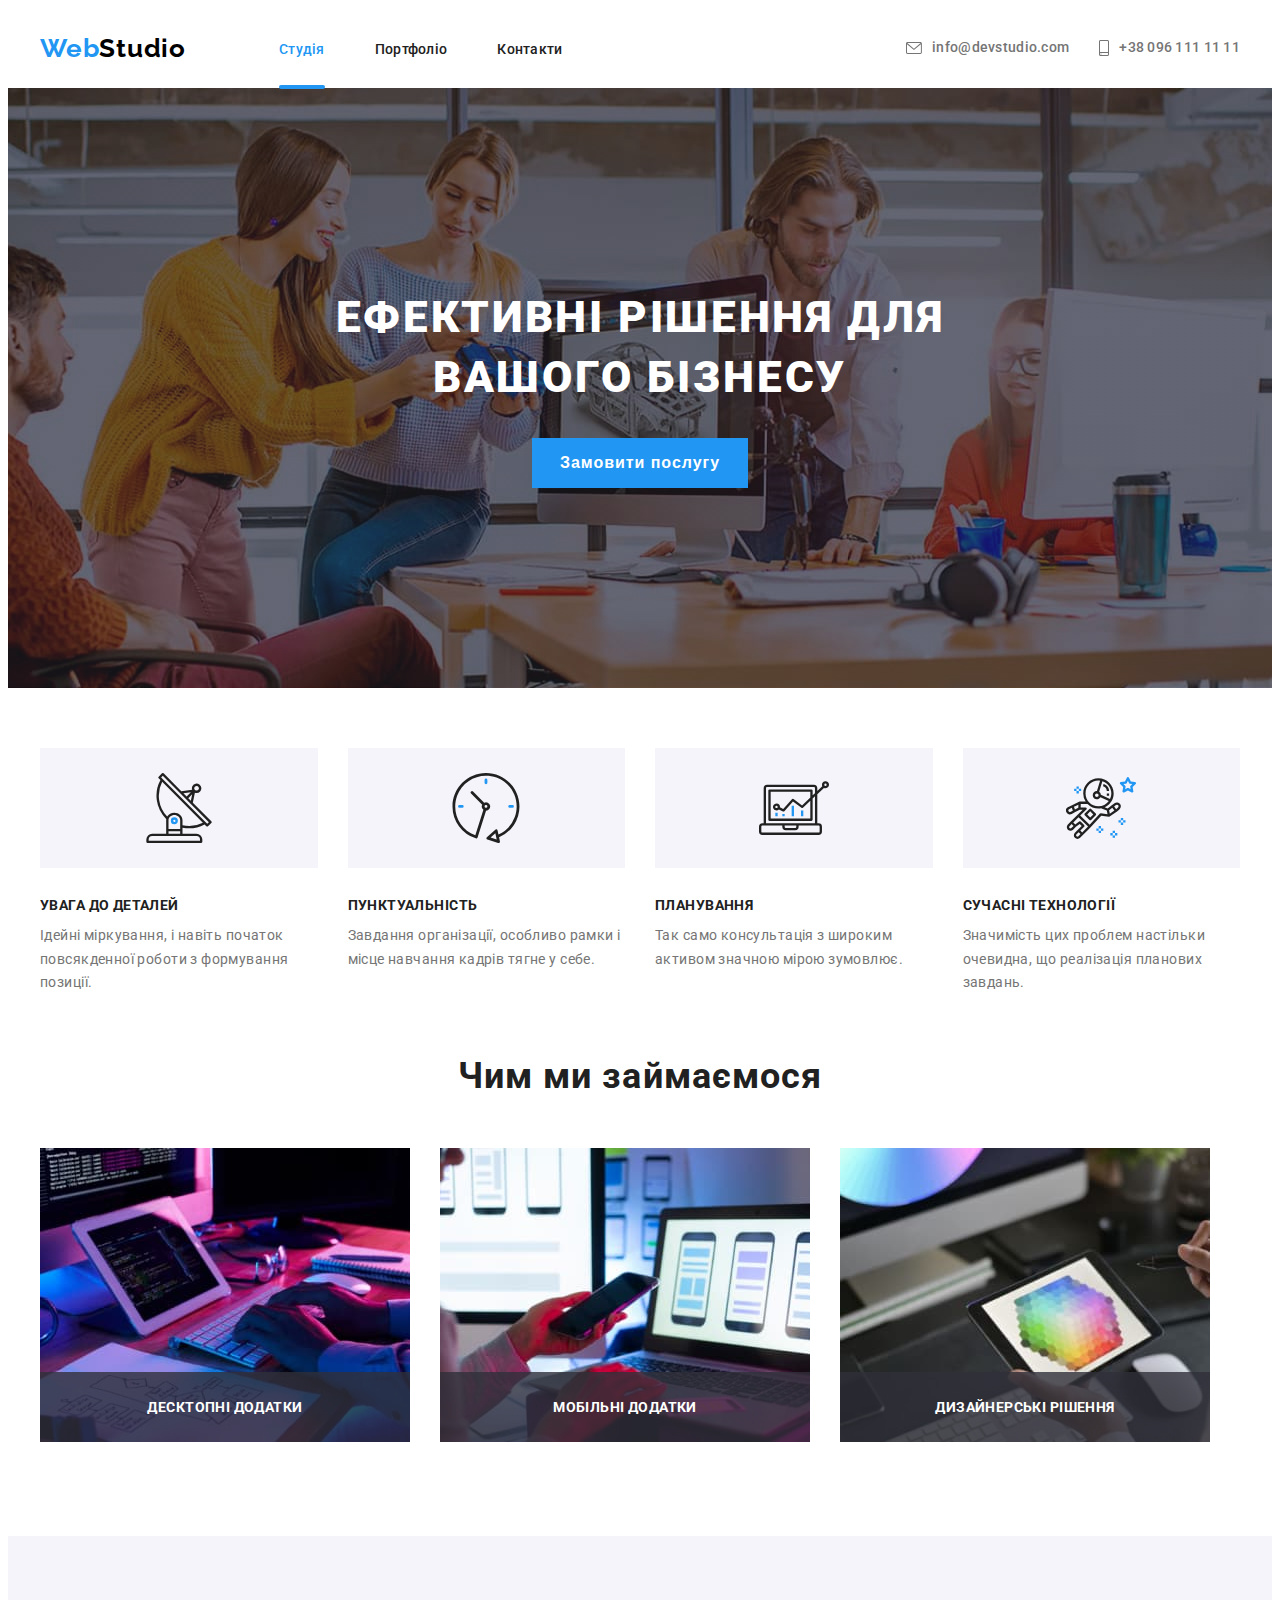
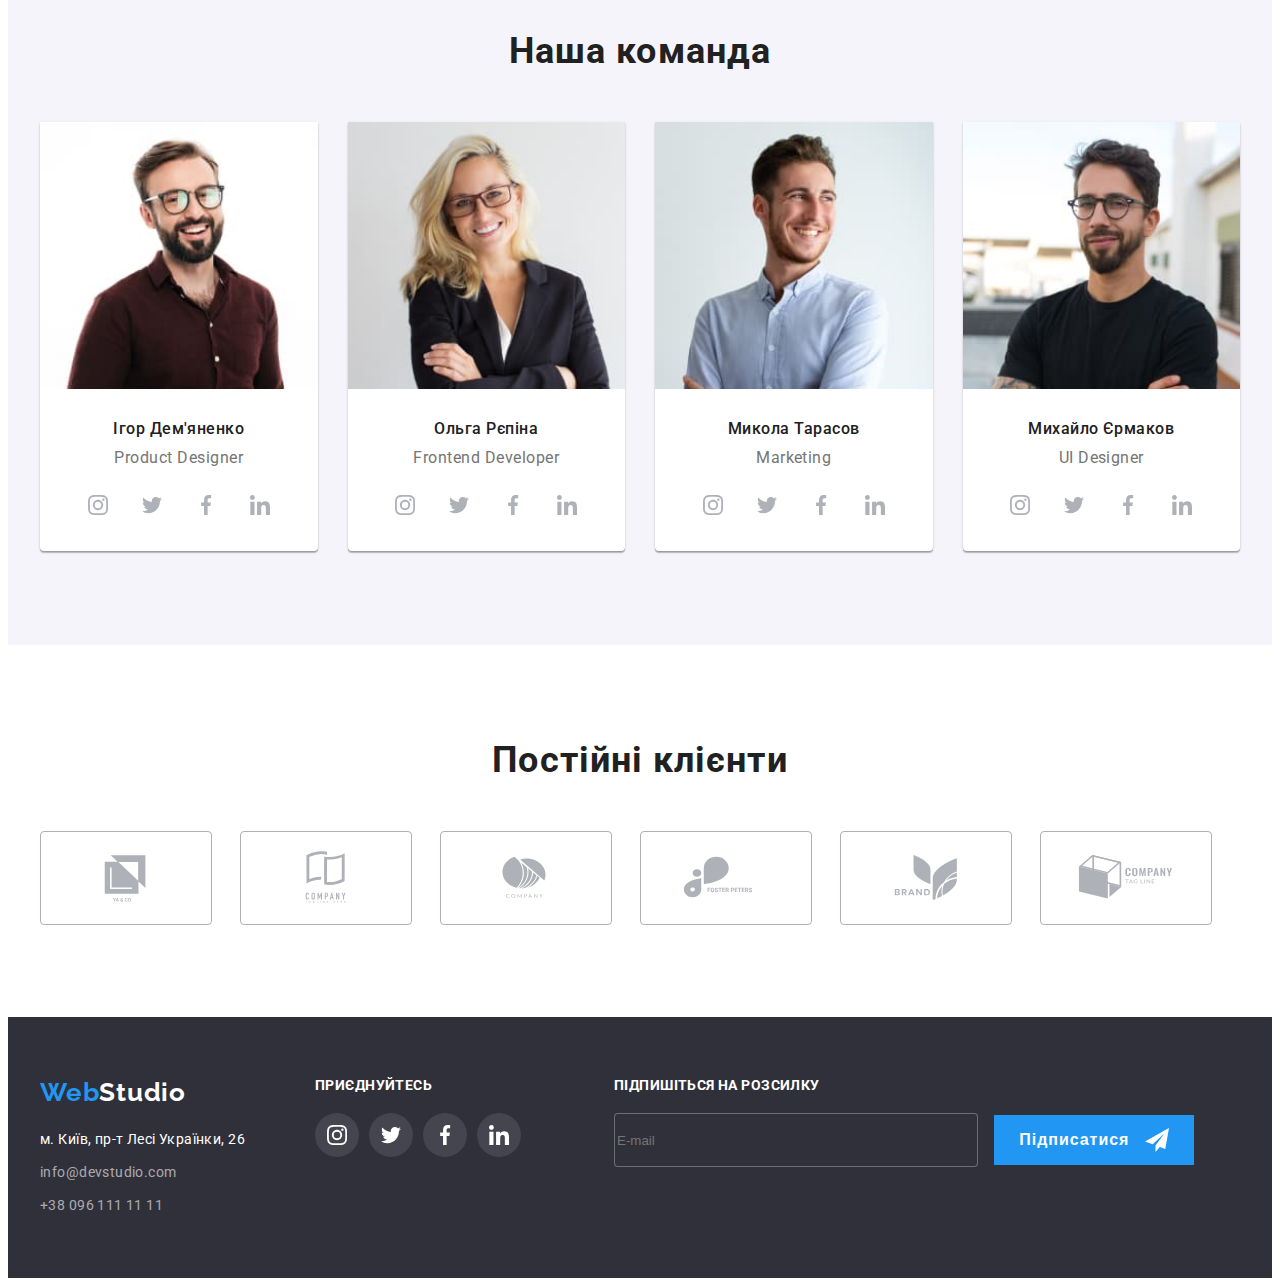
<file: index.html>
<!DOCTYPE html>
<html lang="uk">
  <head>
    <meta charset="UTF-8" />
    <meta http-equiv="X-UA-Compatible" content="IE=edge" />
    <meta name="viewport" content="width=device-width, initial-scale=1.0" />
    <title>WebStudio</title>
    <link
      href="https://fonts.googleapis.com/css2?family=Raleway:wght@700&family=Roboto:wght@400;500;700;900&display=swap"
      rel="stylesheet"
    />
    <link
      rel="stylesheet"
      href="https://cdnjs.cloudflare.com/ajax/libs/modern-normalize/1.1.0/modern-normalize.min.css"
      integrity="sha512-wpPYUAdjBVSE4KJnH1VR1HeZfpl1ub8YT/NKx4PuQ5NmX2tKuGu6U/JRp5y+Y8XG2tV+wKQpNHVUX03MfMFn9Q=="
      crossorigin="anonymous"
      referrerpolicy="no-referrer"
    />
    <!-- <link rel="stylesheet" href="./css/style.css" />  -->
    <link rel="stylesheet" href="./css/main.min.css" />
  </head>
  <body>
    <header class="header">
      <div class="container header-container">
        <a href="" class="logo logo--dark-color link"
          ><span class="logo-label"> Web</span>Studio
        </a>

        <nav class="navigation">
          <ul class="navigation__list list">
            <li class="navigation__item">
              <a href="" class="navigation__link link current">Студія</a>
            </li>
            <li class="navigation__item">
              <a href="./portfolio.html" class="navigation__link link">Портфоліо</a>
            </li>
            <li class="navigation__item"><a href="" class="navigation__link link">Контакти</a></li>
          </ul>
        </nav>
        <ul class="contact list">
          <li class="contact__item">
            <a href="mailto:info@devstudio.com" class="contact__mail link"
              ><svg width="16" height="12" class="contact__icon">
                <use href="./images/icons.svg#icon-envelope"></use>
              </svg>
              info@devstudio.com</a
            >
          </li>
          <li class="contact__item">
            <a href="tel:+380961111111" class="contact__tel link"
              ><svg width="10" height="16" class="contact__icon">
                <use href="./images/icons.svg#icon-smartphone"></use>
              </svg>
              +38 096 111 11 11</a
            >
          </li>
        </ul>
        <button type="button" class="menu-open js-open-menu" aria-expanded="false" aria-controls="mobile-menu">
          <svg width="24" height="16">
            <use href="./images/icons.svg#icon-menu"></use>
          </svg>
        </button>
      </div>
      <div class="mobile-menu js-menu-container" id="mobile-menu">
        <div class="container">
          <div class="menu-content">
            <div>
              <button type="button" class="menu-close js-close-menu">
                <svg width="18" height="18" class="menu-close-blue">
                  <use href="./images/icons.svg#icon-close-black"></use>
                </svg>
              </button>
              <nav class="mob-navigation">
                <ul class="mob-navigation__list list">
                  <li class="mob-navigation__item">
                    <a href="" class="mob-navigation__link link current">Студія</a>
                  </li>
                  <li class="mob-navigation__item">
                    <a href="./portfolio.html" class="mob-navigation__link link">Портфоліо</a>
                  </li>
                  <li class="mob-navigation__item">
                    <a href="" class="mob-navigation__link link">Контакти</a>
                  </li>
                </ul>
              </nav>
            </div>

            <div>
              <div class="mob-contact">
                <ul class="mob-contact-list list">
                  <li class="mob-contact__item">
                    <a href="tel:+380961111111" class="mob-contact-list-tel link"
                      >+38 096 111 11 11</a
                    >
                  </li>
                  <li class="mob-contact-list-item">
                    <a href="mailto:info@devstudio.com" class="mob-contact-list-mail link">
                      info@devstudio.com</a
                    >
                  </li>
                </ul>
              </div>
              <div class="mob-social">
                <ul class="mob-social-list list">
                  <li class="mob-social-list-item">
                    <a href="" rel="noopener noreferrer nofollow" class="mob-sociai-link link"
                      >Instagram</a
                    >
                  </li>
                  <li class="mob-social-list-item">
                    <a href="" rel="noopener noreferrer nofollow" class="mob-sociai-link link"
                      >Twitter</a
                    >
                  </li>
                  <li class="mob-social-list-item">
                    <a href="" rel="noopener noreferrer nofollow" class="mob-sociai-link link"
                      >Facebook</a
                    >
                  </li>
                  <li class="mob-social-list-item">
                    <a href="" rel="noopener noreferrer nofollow" class="mob-sociai-link link"
                      >LinkedIn</a
                    >
                  </li>
                </ul>
              </div>
            </div>
          </div>
        </div>
      </div>
    </header>
    <main>
      <section class="hero hero-photo">
        <div class="container">
          <h1 class="hero__title">
            Ефективні рішення для <br />
            вашого бізнесу
          </h1>
          <button type="button" class="hero__btn" data-modal-open>Замовити послугу</button>
        </div>
      </section>
      <section class="qualities">
        <div class="container">
          <h2 class="hide__title">Список якостей</h2>
          <ul class="qualities__list list">
            <li class="qualities__item item">
              <div class="qualities__icon">
                <svg class="qualities__images">
                  <use href="./images/icons.svg#icon-antenna"></use>
                </svg>
              </div>
              <h3 class="qualities__title">УВАГА ДО ДЕТАЛЕЙ</h3>
              <p class="qualities__text">
                Ідейні міркування, і навіть початок повсякденної роботи з формування позиції.
              </p>
            </li>
            <li class="qualities__item item">
              <div class="qualities__icon">
                <svg class="qualities__images">
                  <use href="./images/icons.svg#icon-clock"></use>
                </svg>
              </div>
              <h3 class="qualities__title">ПУНКТУАЛЬНІСТЬ</h3>
              <p class="qualities__text">
                Завдання організації, особливо рамки і місце навчання кадрів тягне у себе.
              </p>
            </li>
            <li class="qualities__item item">
              <div class="qualities__icon">
                <svg class="qualities__images">
                  <use href="./images/icons.svg#icon-diagram"></use>
                </svg>
              </div>
              <h3 class="qualities__title">ПЛАНУВАННЯ</h3>
              <p class="qualities__text">
                Так само консультація з широким активом значною мірою зумовлює.
              </p>
            </li>
            <li class="qualities__item item">
              <div class="qualities__icon">
                <svg class="qualities__images">
                  <use href="./images/icons.svg#icon-astronaut"></use>
                </svg>
              </div>
              <h3 class="qualities__title">СУЧАСНІ ТЕХНОЛОГІЇ</h3>
              <p class="qualities__text">
                Значимість цих проблем настільки очевидна, що реалізація планових завдань.
              </p>
            </li>
          </ul>
        </div>
      </section>
      <section class="work__section">
        <div class="container">
          <h2 class="work__title">Чим ми займаємося</h2>
          <ul class="work__list list">
            <li class="work__item">
              <div class="work-color">
              
                <picture>
                  <source srcset="./img/what_are_we_doing_1-1x.jpg 1x,
                  ./img/what_are_we_doing_1-2x.jpg 2x"
                  media="(min-width:1200px)">
                  <img srcset="./img/what_are_we_doing_1-1x.jpg 1x,
                  ./img/what_are_we_doing_1-2x.jpg 2x"
                    src="./img/what_are_we_doing_1.jpg"
                    alt="людина працює за комп'ютером"
                    width="370"
                    height="294"
                  />
                </picture>

                <p class="work__text">Десктопні додатки</p>
              </div>
            </li>
            <li class="work__item">
              <div class="work-color">

                <picture>
                  <source srcset="./img/what_are_we_doing_2-1x.jpg 1x,
                  ./img/what_are_we_doing_2-2x.jpg 2x"
                  media="(min-width:1200px)">
                  <img srcset="./img/what_are_we_doing_2-1x.jpg 1x,
                ./img/what_are_we_doing_2-2x.jpg 2x"
                  src="./img/what_are_we_doing_2.jpg"
                  alt="людина працює за ноутбуком з телефоном в руці"
                  width="370"
                  height="294"
                />
                </picture>

                <p class="work__text">Мобільні додатки</p>
              </div>
            </li>
            <li class="work__item">
              <div class="work-color">

                <picture>
                  <source srcset="./img/what_are_we_doing_3-1x.jpg 1x,
                  ./img/what_are_we_doing_3-2x.jpg 2x"
                  media="(mix-width:1200px)">
                  <img srcset="./img/what_are_we_doing_3-1x.jpg 1x,
                ./img/what_are_we_doing_3-2x.jpg 2x"
                  src="./img/what_are_we_doing_3.jpg"
                  alt="людина працює в графічному планшеті, на моніторі палітри кольорів"
                  width="370"
                  height="294"
                />
                </picture>
                
                <p class="work__text">Дизайнерські рішення</p>
              </div>
            </li>
          </ul>
        </div>
      </section>
      <section class="team-section">
        <div class="container">
          <h2 class="team-section__title">Наша команда</h2>
          <ul class="card-list team-section__card-list list">
            <li class="card-list__item">
           
              <picture>
                <source
                  srcset="./img/our_team_1-1x.jpg 1x, ./img/our_team_1-2x.jpg 2x"
                  media="(min-width:1200px)"
                />
                <source
                srcset="./img/our_team_1-tab-1x.jpg 1x, ./img/our_team_1-tab-2x.jpg 2x" 
                media="(min-width:768px)"/>
                <source 
                srcset="./img/our_team_1-mob-1x.jpg 1x, ./img/our_team_1-mob-2x.jpg 2x"
                media="(min-width:480px)"/>
                <img
                srcset="./img/our_team_1-1x.jpg 1x, ./img/our_team_1-2x.jpg 2x"
                src="./img/our_team_1.jpg"
                width="270"
                height="260"
                alt="Наші фахівці"
              />
              </picture>
              <h3 class="card-list__name">Ігор Дем'яненко</h3>
              <p lang="en" class="card-list__info">Product Designer</p>
              <ul class="social list">
                <li class="social__items">
                  <a href="#" class="social__link link">
                    <svg width="20" height="20" class="social__icons">
                      <use href="./images/icons.svg#icon-instagram"></use>
                    </svg>
                  </a>
                </li>
                <li class="social__items">
                  <a href="#" class="social__link link"
                    ><svg width="20" height="20" class="social__icons">
                      <use href="./images/icons.svg#icon-twitter"></use>
                    </svg>
                  </a>
                </li>
                <li class="social__items">
                  <a href="#" class="social__link link"
                    ><svg width="20" height="20" class="social__icons">
                      <use href="./images/icons.svg#icon-facebook"></use>
                    </svg>
                  </a>
                </li>
                <li class="social__items">
                  <a href="#" class="social__link link"
                    ><svg width="20" height="20" class="social__icons">
                      <use href="./images/icons.svg#icon-linkedin"></use>
                    </svg>
                  </a>
                </li>
              </ul>
            </li>
            <li class="card-list__item">
             
              <picture>
                <source  srcset="./img/our_team_2-1x.jpg 1x,
                ./img/our_team_2-2x.jpg 2x"
                 media="(min-width:1200px)">
                <source srcset="./img/our_team_2-tab-1x.jpg 1x,
                ./img/our_team_2-tab-2x.jpg 2x" 
                media="(min-width:768px)">
                <source srcset="./img/our_team_2-mob-1x.jpg 1x,
                ./img/our_team_2-mob-2x.jpg 2x" 
                media="(min-width:480px)">
                <img srcset="./img/our_team_2-1x.jpg 1x,
                ./img/our_team_2-2x.jpg 2x"
                src="./img/our_team_2.jpg" width="270" height="260" alt="Наші фахівці" />
              </picture>

              <h3 class="card-list__name">Ольга Рєпіна</h3>
              <p lang="en" class="card-list__info">Frontend Developer</p>
              <ul class="social list">
                <li class="social__items">
                  <a href="#" class="social__link link">
                    <svg width="20" height="20" class="social__icons">
                      <use href="./images/icons.svg#icon-instagram"></use>
                    </svg>
                  </a>
                </li>
                <li class="social__items">
                  <a href="#" class="social__link link"
                    ><svg width="20" height="20" class="social__icons">
                      <use href="./images/icons.svg#icon-twitter"></use>
                    </svg>
                  </a>
                </li>
                <li class="social__items">
                  <a href="#" class="social__link link"
                    ><svg width="20" height="20" class="social__icons">
                      <use href="./images/icons.svg#icon-facebook"></use>
                    </svg>
                  </a>
                </li>
                <li class="social__items">
                  <a href="#" class="social__link link"
                    ><svg width="20" height="20" class="social__icons">
                      <use href="./images/icons.svg#icon-linkedin"></use>
                    </svg>
                  </a>
                </li>
              </ul>
            </li>
            <li class="card-list__item">
              
              <picture>
                <source srcset="./img/our_team_3-1x.jpg 1x,
                ./img/our_team_3-2x.jpg 2x"
                media="(min-width:1200px)">
                <source srcset="./img/our_team_3-tab-1x.jpg 1x,
                ./img/our_team_3-tab-2x.jpg 2x"
                 media="(min-width:768px)">
                <source srcset="./img/our_team_3-mob-1x.jpg 1x,
                ./img/our_team_3-mob-2x.jpg 2x"
                 media="(min-width:480px)">
                 <img srcset="./img/our_team_3-1x.jpg 1x,
                 ./img/our_team_3-2x.jpg 2x"
                 src="./img/our_team_3.jpg" width="270" height="260" alt="Наші фахівці" />
              </picture>

              <h3 class="card-list__name">Микола Тарасов</h3>
              <p lang="en" class="card-list__info">Marketing</p>
              <ul class="social list">
                <li class="social__items">
                  <a href="#" class="social__link link">
                    <svg width="20" height="20" class="social__icons">
                      <use href="./images/icons.svg#icon-instagram"></use>
                    </svg>
                  </a>
                </li>
                <li class="social__items">
                  <a href="#" class="social__link link"
                    ><svg width="20" height="20" class="social__icons">
                      <use href="./images/icons.svg#icon-twitter"></use>
                    </svg>
                  </a>
                </li>
                <li class="social__items">
                  <a href="#" class="social__link link"
                    ><svg width="20" height="20" class="social__icons">
                      <use href="./images/icons.svg#icon-facebook"></use>
                    </svg>
                  </a>
                </li>
                <li class="social__items">
                  <a href="#" class="social__link link"
                    ><svg width="20" height="20" class="social__icons">
                      <use href="./images/icons.svg#icon-linkedin"></use>
                    </svg>
                  </a>
                </li>
              </ul>
            </li>
            <li class="card-list__item">

              <picture>
                <source srcset="./img/our_team_4-1x.jpg 1x,
                ./img/our_team_4-2x.jpg 2x"
                media="(min-width:1200px)">
                <source srcset="./img/our_team_4-tab-1x.jpg 1x,
                ./img/our_team_4-tab-2x.jpg 2x"
                media="(min-width:768px)">
                <source srcset="./img/our_team_4-tab-1x.jpg 1x,
                ./img/our_team_4-tab-2x.jpg 2x"
                media="(min-width:480px)">
                <img srcset="./img/our_team_4-1x.jpg 1x,
                ./img/our_team_4-2x.jpg 2x" 
                src="./img/our_team_4.jpg" width="270" height="260" alt="Наші фахівці" />
              </picture>

              <h3 class="card-list__name">Михайло Єрмаков</h3>
              <p lang="en" class="card-list__info">UI Designer</p>
              <ul class="social list">
                <li class="social__items">
                  <a href="#" class="social__link link">
                    <svg width="20" height="20" class="social__icons">
                      <use href="./images/icons.svg#icon-instagram"></use>
                    </svg>
                  </a>
                </li>
                <li class="social__items">
                  <a href="#" class="social__link link"
                    ><svg width="20" height="20" class="social__icons">
                      <use href="./images/icons.svg#icon-twitter"></use>
                    </svg>
                  </a>
                </li>
                <li class="social__items">
                  <a href="#" class="social__link link"
                    ><svg width="20" height="20" class="social__icons">
                      <use href="./images/icons.svg#icon-facebook"></use>
                    </svg>
                  </a>
                </li>
                <li class="social__items">
                  <a href="#" class="social__link link"
                    ><svg width="20" height="20" class="social__icons">
                      <use href="./images/icons.svg#icon-linkedin"></use>
                    </svg>
                  </a>
                </li>
              </ul>
            </li>
          </ul>
        </div>
      </section>
      <section class="clients-section">
        <div class="container">
          <h2 class="clients-section__title">Постійні клієнти</h2>
          <ul class="clients__list list">
            <li class="clients__items">
              <a href="#" class="clients__link link"
                ><svg width="106" height="80" class="clients__icons">
                  <use href="./images/icons.svg#icon-Logo-1"></use>
                </svg>
              </a>
            </li>
            <li class="clients__items">
              <a href="#" class="clients__link link"
                ><svg width="106" height="80" class="clients__icons">
                  <use href="./images/icons.svg#icon-Logo-2"></use>
                </svg>
              </a>
            </li>
            <li class="clients__items">
              <a href="#" class="clients__link link"
                ><svg width="106" height="80" class="clients__icons">
                  <use href="./images/icons.svg#icon-Logo-3"></use>
                </svg>
              </a>
            </li>
            <li class="clients__items">
              <a href="#" class="clients__link link"
                ><svg width="106" height="80" class="clients__icons">
                  <use href="./images/icons.svg#icon-Logo-4"></use>
                </svg>
              </a>
            </li>
            <li class="clients__items">
              <a href="#" class="clients__link link"
                ><svg width="106" height="80" class="clients__icons">
                  <use href="./images/icons.svg#icon-Logo-5"></use>
                </svg>
              </a>
            </li>
            <li class="clients__items">
              <a href="#" class="clients__link link"
                ><svg width="106" height="80" class="clients__icons">
                  <use href="./images/icons.svg#icon-Logo-6"></use>
                </svg>
              </a>
            </li>
          </ul>
        </div>
      </section>
    </main>
    <footer class="footer">
      <div class="container container-footer">
        <div class="container-contacts">
          <a href="" class="logo logo--light-color container-contacts__logo link"
            ><span class="logo-label">Web</span>Studio
          </a>
          <address class="information container-contacts__information">
            <ul class="information__list list">
              <li class="information__item">
                <a
                  href="https://goo.gl/maps/AxtiK1WYeKS8RHSY9"
                  target="_blank"
                  rel="noopener noreferrer nofollow"
                  class="information__link link"
                  >м. Київ, пр-т Лесі Українки, 26</a
                >
              </li>
              <li class="information__item">
                <a href="mailto:info@devstudio.com" class="information__meilto link"
                  >info@devstudio.com</a
                >
              </li>
              <li class="information__item">
                <a href="tel:+380961111111" class="information__tel link">+38 096 111 11 11</a>
              </li>
            </ul>
          </address>
        </div>
        <div class="aur-social">
          <h3 class="aur-social__title">приєднуйтесь</h3>
          <ul class="social-media__list aur-social__social-media list">
            <li class="social-media__items">
              <a href="#" class="social-media__link link"
                ><svg width="20" height="20" class="social-media__icons">
                  <use href="./images/icons.svg#icon-instagram"></use>
                </svg>
              </a>
            </li>
            <li class="social-media__items">
              <a href="#" class="social-media__link link"
                ><svg width="20" height="20" class="social-media__icons">
                  <use href="./images/icons.svg#icon-twitter"></use>
                </svg>
              </a>
            </li>
            <li class="social-media__items">
              <a href="#" class="social-media__link link"
                ><svg width="20" height="20" class="social-media__icons">
                  <use href="./images/icons.svg#icon-facebook"></use>
                </svg>
              </a>
            </li>
            <li class="social-media__items">
              <a href="#" class="social-media__link link"
                ><svg width="20" height="20" class="social-media__icons">
                  <use href="./images/icons.svg#icon-linkedin"></use>
                </svg>
              </a>
            </li>
          </ul>
        </div>
        <div class="subscribe">
          <h3 class="subscribe__title">Підпишіться на розсилку</h3>
          <form class="search-form">
            <label for="email"></label>
            <input type="email" name="email" placeholder="E-mail" class="search-form__input" />
            <button type="submit" class="search-form__btn">
              Підписатися
              <svg class="search-form__icon" width="24" height="24">
                <use href="./images/icons.svg#icon-icon-send"></use>
              </svg>
            </button>
          </form>
        </div>
      </div>
    </footer>
    <div class="backdrop is-hidden" data-modal>
      <div class="modal">
        <button type="button" class="modal-close" data-modal-close>
          <svg width="18" height="18" class="modal-close-blue">
            <use href="./images/icons.svg#icon-close-black"></use>
          </svg>
        </button>
        <p class="modal-heading">Залиште свої дані, ми вам передзвонимо</p>
        <form>
          <div class="modal-input-group">
            <label for="name">Ім'я</label>
            <div class="modal-input-wrapper">
              <input type="text" class="modal-input" name="name" id="name" />
              <svg class="modal-input-icon" width="18" height="18">
                <use href="./images/icons.svg#icon-person"></use>
              </svg>
            </div>
          </div>
          <div class="modal-input-group">
            <label for="tel">Телефон</label>
            <div class="modal-input-wrapper">
              <input type="tel" class="modal-input" name="tel" id="tel" required />
              <svg class="modal-input-icon" width="18" height="18">
                <use href="./images/icons.svg#icon-phone"></use>
              </svg>
            </div>
          </div>
          <div class="modal-input-group">
            <label for="email">Пошта</label>
            <div class="modal-input-wrapper">
              <input type="email" class="modal-input" name="email" id="email" required />
              <svg class="modal-input-icon" width="18" height="18">
                <use href="./images/icons.svg#icon-email"></use>
              </svg>
            </div>
          </div>
          <div class="modal-input-group">
            <label for="comment">Коментар</label>
            <textarea
              name="comment"
              id="comment"
              class="modal-text"
              placeholder="Введіть текст"
            ></textarea>
          </div>
          <div class="modal-input-group">
            <input
              type="checkbox"
              name="politic"
              id="politic"
              class="modal-politic-chec visually-hidder"
            />
            <label for="politic" class="modal-politic-label"
              >Погоджуюся з розсилкою та приймаю
              <a href="#" target="_blank" class="modal-politic-link"> Умови договору</a>
            </label>
          </div>
          <div class="modal-btn-sudmit">
            <button type="submit" class="modal-btn">Відправити</button>
          </div>
        </form>
      </div>
    </div>
    <script src="./js/modal.js"></script>
    <script src="./js/menu.js"></script>
    <!-- <script>
      AOS.init();
    </script>
    <script src="./js/modal.js">

    </script> -->
  </body>
</html>
</file>
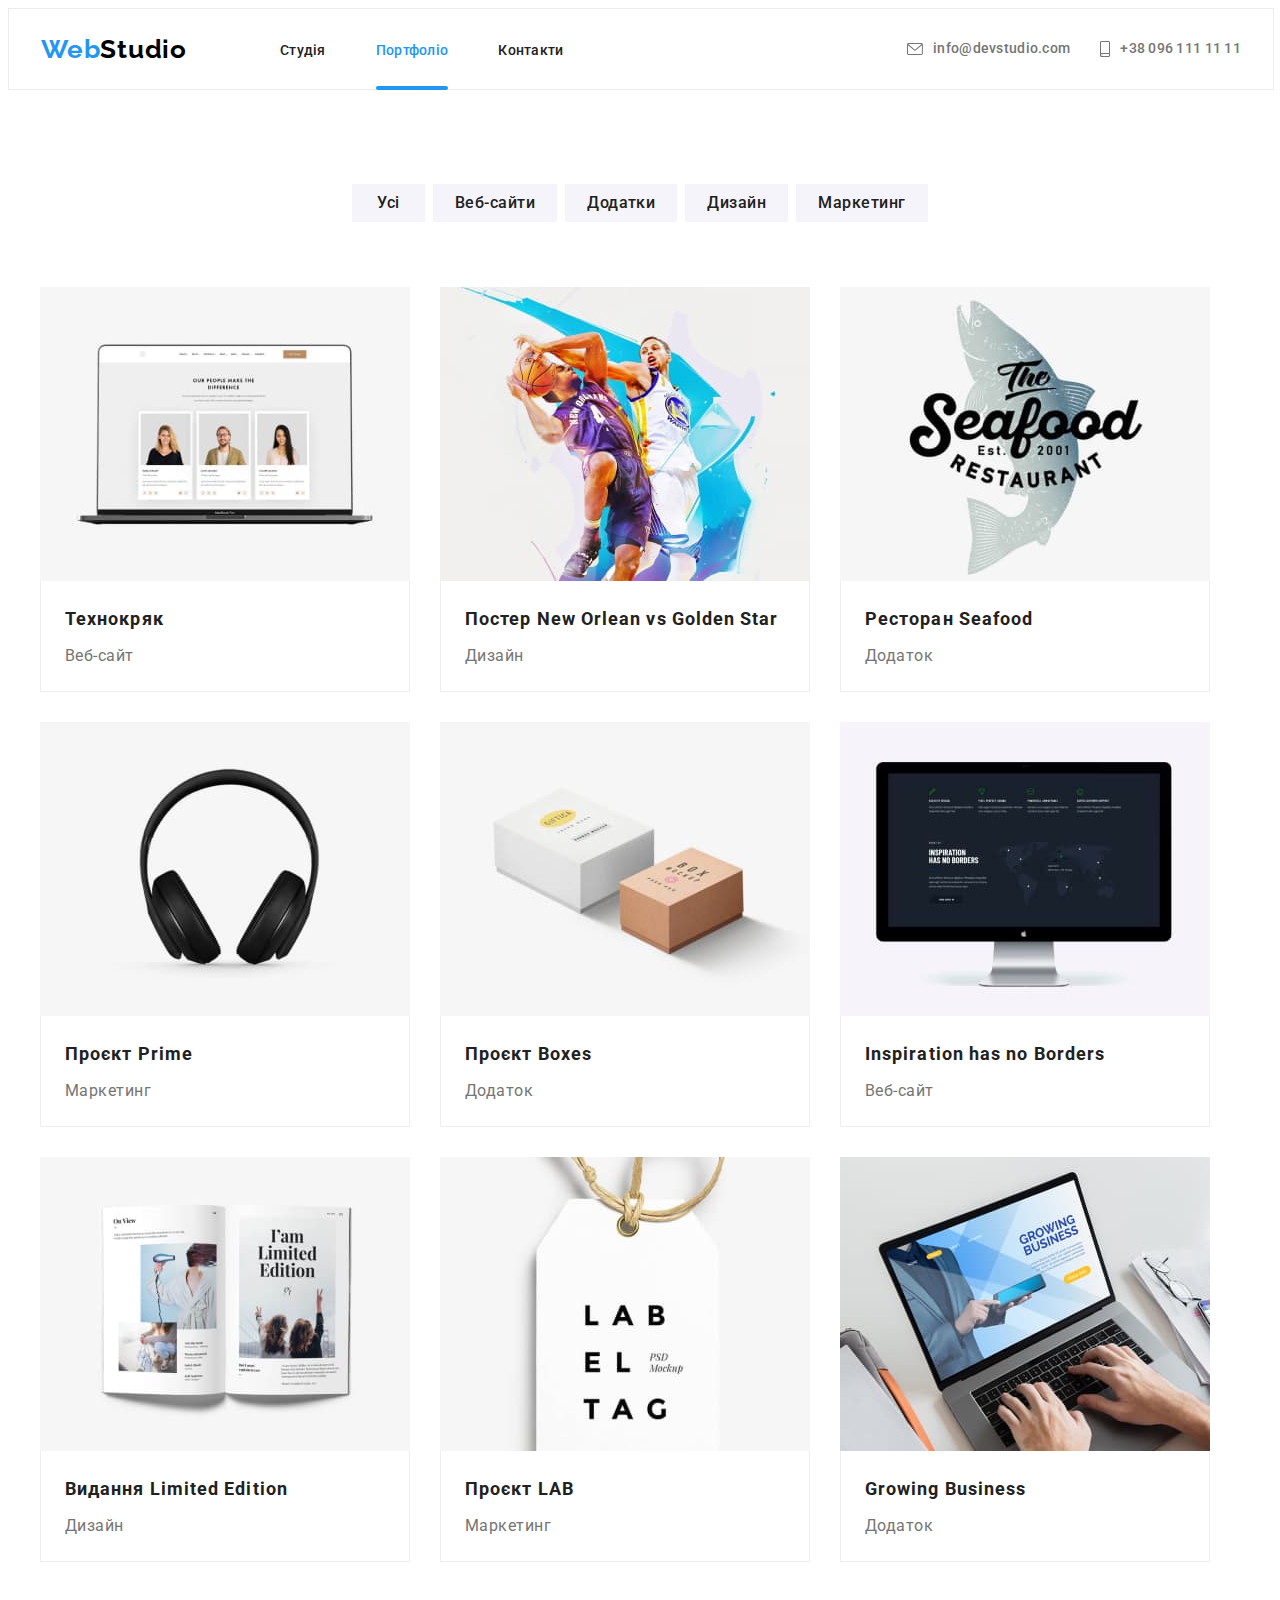
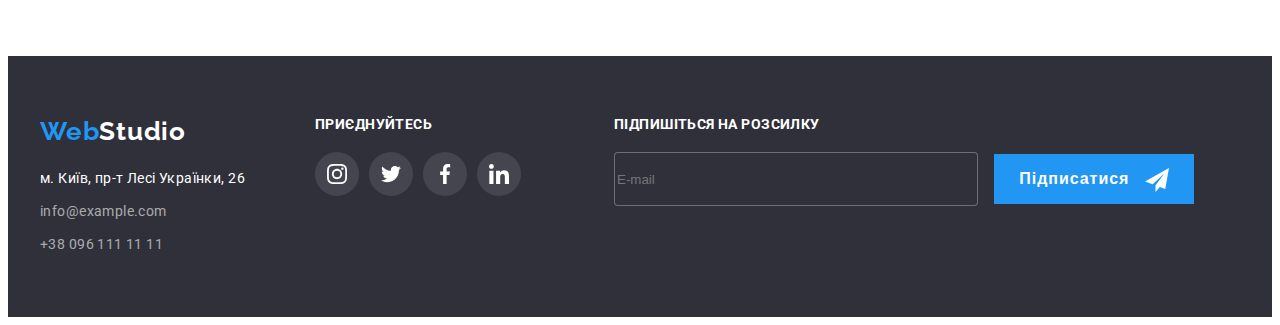
<file: portfolio.html>
<!DOCTYPE html>
<html lang="uk">
  <head>
    <meta charset="UTF-8" />
    <meta http-equiv="X-UA-Compatible" content="IE=edge" />
    <meta name="viewport" content="width=device-width, initial-scale=1.0" />
    <title>Document</title>
    <!-- <link rel="stylesheet" href="./css/style.css" /> -->
    <link rel="stylesheet" href="./css/main.min.css">
    <link
      href="https://fonts.googleapis.com/css2?family=Raleway:wght@700&family=Roboto:wght@400;500;700;900&display=swap"
      rel="stylesheet"
    />
    <link
      rel="stylesheet"
      href="https://cdnjs.cloudflare.com/ajax/libs/modern-normalize/1.1.0/modern-normalize.min.css"
      integrity="sha512-wpPYUAdjBVSE4KJnH1VR1HeZfpl1ub8YT/NKx4PuQ5NmX2tKuGu6U/JRp5y+Y8XG2tV+wKQpNHVUX03MfMFn9Q=="
      crossorigin="anonymous"
      referrerpolicy="no-referrer"
    />
  </head>
  <body>
    <header class="header-portfolio">
      <div class="container header-container">
        <a href="" class="logo logo--dark-color link"><span class="logo-label">Web</span>Studio</a>
        <nav class="navigation">
          <ul class="navigation__list list">
            <li class="navigation__item"><a href="./index.html" class="navigation__link link">Студія</a></li>
            <li class="navigation__item"><a href="" class="navigation__link link current">Портфоліо</a></li>
            <li class="navigation__item"><a href="" class="navigation__link link">Контакти</a></li>
          </ul>
        </nav>
        <ul class="contact list">
          <li class="contact__item">
            <a href="mailto:info@devstudio.com" class="contact__mail link"
              ><svg width="16" height="12" class="contact__icon">
                <use href="./images/icons.svg#icon-envelope"></use>
              </svg>
              info@devstudio.com</a
            >
          </li>
          <li class="contact__item">
            <a href="tel:+380961111111" class="contact__tel link"
              ><svg width="10" height="16" class="contact__icon">
                <use href="./images/icons.svg#icon-smartphone"></use>
              </svg>
              +38 096 111 11 11</a
            >
          </li>
        </ul>
      </div>
    </header>
    <main>
      <section class="gallery">
        <div class="container">
          <h1 class="hide__title">Портфоліо</h1>
          <ul class="sorting-button gallery__sorting-button list">
            <li class="sorting-button__item">
              <button type="button" class="sorting-button__all-btn">Усі</button></li>
            <li class="sorting-button__item">
              <button type="button" class="sorting-button__site-btn">Веб-сайти</button>
            </li>
            <li class="sorting-button__item">
              <button type="button" class="sorting-button__app-btn">Додатки</button></li>
            <li class="sorting-button__item">
              <button type="button" class="sorting-button__design-btn">Дизайн</button>
            </li>
            <li class="sorting-button__item">
              <button type="button" class="sorting-button__marketing-btn">Маркетинг</button>
            </li>
          </ul>
          <ul class="gallery-list list">
            <li class="gallery-list__item">
              <a href="" class="gallery-list__link link">
                <div class="card-set">
                  <img src="./img/notebook.jpg" alt="ноутбук" width="370" />
                  <p class="card-set__text">
                    Ресурс пропонує комплексні пропозиції з різним рівнем функціоналу та сервісів.
                    Все це дозволить відвідувачу отримати вичерпні відомості про компанію чи
                    приватну особу.
                  </p>
                </div>
                <div class="description">
                  <h2 class="description__title">Технокряк</h2>
                  <p class="description__text">Веб-сайт</p>
                </div>
              </a>
            </li>
            <li class="gallery-list__item">
              <a href="" class="gallery-list__link link">
                <div class="card-set">
                  <img src="./img/basketball_players.jpg" alt="баскетболісти" width="370" />
                  <p class="card-set__text">
                    Ресурс пропонує комплексні пропозиції з різним рівнем функціоналу та сервісів.
                    Все це дозволить відвідувачу отримати вичерпні відомості про компанію чи
                    приватну особу.
                  </p>
                </div>
                <div class="description">
                  <h2 lang="en" class="description__title">Постер New Orlean vs Golden Star</h2>
                  <p class="description__text">Дизайн</p>
                </div>
              </a>
            </li>
            <li class="gallery-list__item">
              <a href="" class="gallery-list__link link">
                <div class="card-set">
                  <img src="./img/restaurant_seafood.jpg" alt="лого ресторану" width="370" />
                  <p class="card-set__text">
                    Ресурс пропонує комплексні пропозиції з різним рівнем функціоналу та сервісів.
                    Все це дозволить відвідувачу отримати вичерпні відомості про компанію чи
                    приватну особу.
                  </p>
                </div>
                <div class="description">
                  <h2 lang="en" class="description__title">Ресторан Seafood</h2>
                  <p class="description__text">Додаток</p>
                </div>
              </a>
            </li>
            <li class="gallery-list__item">
              <a href="" class="gallery-list__link link">
                <div class="card-set">
                  <img src="./img/headphones.jpg" alt="навушники" width="370" />
                  <p class="card-set__text">
                    Ресурс пропонує комплексні пропозиції з різним рівнем функціоналу та сервісів.
                    Все це дозволить відвідувачу отримати вичерпні відомості про компанію чи
                    приватну особу.
                  </p>
                </div>
                <div class="description">
                  <h2 lang="en" class="description__title">Проєкт Prime</h2>
                  <p class="description__text">Маркетинг</p>
                </div>
              </a>
            </li>
            <li class="gallery-list__item">
              <a href="" class="gallery-list__link link">
                <div class="card-set">
                  <img src="./img/boxes.jpg" alt="коробки" width="370" />
                  <p class="card-set__text">
                    Ресурс пропонує комплексні пропозиції з різним рівнем функціоналу та сервісів.
                    Все це дозволить відвідувачу отримати вичерпні відомості про компанію чи
                    приватну особу.
                  </p>
                </div>
                <div class="description">
                  <h2 lang="en" class="description__title">Проєкт Boxes</h2>
                  <p class="description__text">Додаток</p>
                </div>
              </a>
            </li>
            <li class="gallery-list__item">
              <a href="" class="gallery-list__link link">
                <div class="card-set">
                  <img src="./img/computer.jpg" alt="комп'ютер" width="370" />
                  <p class="card-set__text">
                    Ресурс пропонує комплексні пропозиції з різним рівнем функціоналу та сервісів.
                    Все це дозволить відвідувачу отримати вичерпні відомості про компанію чи
                    приватну особу.
                  </p>
                </div>
                <div class="description">
                  <h2 lang="en" class="description__title">Inspiration has no Borders</h2>
                  <p class="description__text">Веб-сайт</p>
                </div>
              </a>
            </li>
            <li class="gallery-list__item">
              <a href="" class="gallery-list__link link">
                <div class="card-set">   
                  <img src="./img/book.jpg" alt="книга" width="370" />
                  <p class="card-set__text">
                    Ресурс пропонує комплексні пропозиції з різним рівнем функціоналу та сервісів.
                    Все це дозволить відвідувачу отримати вичерпні відомості про компанію чи
                    приватну особу.
                  </p>
                </div>
                <div class="description">
                  <h2 lang="en" class="description__title">Видання Limited Edition</h2>
                  <p class="description__text">Дизайн</p>
                </div>
              </a>
            </li>
            <li class="gallery-list__item">
              <a href="" class="gallery-list__link link">
                <div class="card-set"> 
                  <img src="./img/lab.jpg" alt="бирка" width="370" />
                  <p class="card-set__text">
                    Ресурс пропонує комплексні пропозиції з різним рівнем функціоналу та сервісів.
                    Все це дозволить відвідувачу отримати вичерпні відомості про компанію чи
                    приватну особу.
                  </p>
                </div>
                <div class="description">
                  <h2 lang="en" class="description__title">Проєкт LAB</h2>
                  <p class="description__text">Маркетинг</p>
                </div>
              </a>
            </li>
            <li class="gallery-list__item">
              <a href="" class="gallery-list__link link">
                <div class="card-set"> 
                  <img src="./img/growing_business.jpg" alt="працює за ноутбуком" width="370" />
                  <p class="card-set__text">
                    Ресурс пропонує комплексні пропозиції з різним рівнем функціоналу та сервісів.
                    Все це дозволить відвідувачу отримати вичерпні відомості про компанію чи
                    приватну особу.
                  </p>
                </div>
                <div class="description">
                  <h2 lang="en" class="description__title">Growing Business</h2>
                  <p class="description__text">Додаток</p>
                </div>
              </a>
            </li>
          </ul>
        </div>
      </section>
    </main>
    <footer class="footer">
      <div class="container container-footer">
        <div class="container-contacts">
          <a href="" class="logo logo--light-color link"><span class="logo-label">Web</span>Studio</a>
          <address class="information container-contacts__information">
            <ul class="information__list list">
              <li class="information__item">
                <a
                  href="https://goo.gl/maps/AxtiK1WYeKS8RHSY9"
                  target="_blank"
                  rel="noopener noreferrer nofollow"
                  class="information__link link"
                  >м. Київ, пр-т Лесі Українки, 26</a
                >
              </li>
              <li class="information__item">
                <a href="mailto:info@example.com" class="information__meilto link">info@example.com</a>
              </li>
              <li class="information__item">
                <a href="tel:+380961111111" class="information__tel link">+38 096 111 11 11</a>
              </li>
            </ul>
          </address>
        </div>
        <div class="aur-social">
          <h3 class="aur-social__title">приєднуйтесь</h3>
          <ul class="social-media__list aur-social__social-media list">
            <li class="social-media__items">
              <a href="#" class="social-media__link link"
                ><svg width="20" height="20" class="social-media__icons">
                  <use href="./images/icons.svg#icon-instagram"></use>
                </svg>
              </a>
            </li>
            <li class="social-media__items">
              <a href="#" class="social-media__link link"
                ><svg width="20" height="20" class="social-media__icons">
                  <use href="./images/icons.svg#icon-twitter"></use>
                </svg>
              </a>
            </li>
            <li class="social-media__items">
              <a href="#" class="social-media__link link"
                ><svg width="20" height="20" class="social-media__icons">
                  <use href="./images/icons.svg#icon-facebook"></use>
                </svg>
              </a>
            </li>
            <li class="social-media__items">
              <a href="#" class="social-media__link link"
                ><svg width="20" height="20" class="social-media__icons">
                  <use href="./images/icons.svg#icon-linkedin"></use>
                </svg>
              </a>
            </li>
          </ul>
        </div>
        <div class="subscribe">
          <h3 class="subscribe__title">Підпишіться на розсилку</h3>
          <form class="search-form">
            <label></label>
            <input type="email" name="email" placeholder="E-mail" class="search-form__input">
            <button type="submit" class="search-form__btn">
               Підписатися 
              <svg class="search-form__icon" width="24" height="24"><use href="./images/icons.svg#icon-icon-send"></use></svg></button>
          </form>
        </div>
      </div>
    </footer>
  </body>
</html>
</file>
<file: css/style.css>
:root {
  --primary-header-color: #ffffff;
  --second-header-color: #212121;
  --second-text-color: #757575;
  --second-logo-color: #2196f3;
  --logo-color: #000000;
  --page-second-background: #2f303a;
  --button-page-background: #f5f4fa;
  --second-background-color: #188ce8;
  --link-rgba-color: rgba(255, 255, 255, 0.6);
  --border-img-color: #EEEEEE;
  --icon-color: #AFB1B8;

}
.container {
  width: 1200px;
  padding: 0px 15px;
  margin: 0 auto;
}
body {
  color: #212121;
  font-family: Roboto, sans-serif;
}
p,
h1,
h2,
h3,
h4,
h5,
h6 {
  margin: 0px;
}
ul {
  margin: 0px;
  padding-left: 0px;
}
button {
  cursor: pointer;
}

.link {
  text-decoration: none;
}
.list {
  list-style: none;
}
img {
  display: block;
}
@keyframes rotator {
  0% {
    transform: rotate(0);
  }
  50% {
    transform: rotate(360deg);
  }
  100% {
    transform: translateX(500px);
  }
}
/*-------- header-------- */
header .container {
  display: flex;
  align-items: center;
}

.header-logo {
  font-family: 'Raleway';
  font-weight: 700;
  font-size: 26px;
  line-height: 1.19;
  letter-spacing: 0.03em;
  color: var(--logo-color);
}

span.header-logo {
  color: var(--second-logo-color);
}
.nav-header {
  margin-left: 93px;
 
}
.header-list {
  display: flex; 
}
.header-list .item + .item {
  margin-left: 50px;
}

.header-link {
  padding-top: 32px;
  padding-bottom: 32px;
  position: relative;

  font-weight: 500;
  font-size: 14px;
  line-height: 1.14;
  letter-spacing: 0.02em;
  color: var(--second-header-color);
  transition: color 250ms cubic-bezier(0.4, 0, 0.2, 1);
}
.current::after {
  content: "";
  width: 100%;
  height: 4px;
  display: block;
  position: absolute;
  bottom: 0;
  left: 0;
  border-radius: 2px;
  background-color: var(--second-logo-color);
}


.cont-list {
  display: inline-flex;
  justify-content: center;
  align-items: center;
  margin-left: auto;
}
.cont-list .header-item + .header-item {
  margin-left: 50px;
}

.header-icon:focus {
  fill: var(--second-logo-color);
  }
  .header-icon {
    fill: currentColor;
    margin-right: 10px;
  }

.header-mail,
.header-tel {
  display: block;
  padding-top: 32px;
  padding-bottom: 32px;

  font-weight: 500;
  font-size: 14px;
  line-height: 1.14;
  letter-spacing: 0.02em;
  color: var(--second-text-color);
  transition: color 250ms cubic-bezier(0.4, 0, 0.2, 1);
}
.header-mail:hover,
.header-mail:focus,
.header-tel:hover,
.header-tel:focus,
.header-link:hover,
.header-link:focus {
  color: var(--second-logo-color);
}

/*-------- main-------- */


.hero {
  background: var(--page-second-background);
  text-align: center;
  padding-bottom: 200px;
  padding-top: 200px;
}
.hero-photo {
  height: 600px;
  max-width: 1600px;
  margin-left: auto;
  margin-right: auto;
  background-image: linear-gradient(rgba(47, 48, 58, 0.4),rgba(47, 48, 58, 0.4)), url(../images/hero.jpg);
  background-repeat: no-repeat;
  background-size: cover;
  background-position: center;
}

.title {
  margin-bottom: 30px;

  font-weight: 900;
  font-size: 44px;
  line-height: 1.36;
  text-align: center;
  letter-spacing: 0.06em;
  text-transform: uppercase;
  color: var(--primary-header-color); 
}
.servise-btn {
  min-width: 216px;
  height: 50px;
  border: none;

  font-weight: 700;
  font-size: 16px;
  line-height: 1.88;
  letter-spacing: 0.06em;
  color: var(--primary-header-color);
  background: var(--second-logo-color);
  transition: background-color 250ms cubic-bezier(0.4, 0, 0.2, 1);
}
.servise-cursor {
  cursor: pointer;
}
.servise-btn:focus,
.servise-btn:hover {
  background-color: var(--second-background-color);
}

/*-------- qualitie-------- */

.our-qualities { 
  padding-top: 94px;
  padding-bottom: 94px;
}

.qualities-text-hide {
  position: absolute;
  width: 1px;
  height: 1px;
  margin: 1px;
  border: 0;
  padding: 0;
  white-space: nowrap;
  clip-path: inset(100%);
  clip:rect(0000);
  overflow: hidden;
}
.qualities-icon {
  width: 270px;
  height: 120px;
  background-color: var(--button-page-background);
  margin-bottom: 30px;
  display: flex;
  justify-content: center;
  align-items: center;
}
.qualities-icon-images {
width: 70px;
height: 70px;
}


.qualities-list {
  display: flex;
  flex-basis: calc(100% - 120px)/4;
   margin-right: -30px;
}

.qualities-list .qualities-item:not(:last-child){
margin-right: 30px;
}
.qualities-title {
  font-size: 14px;
  line-height: 1.14;
  letter-spacing: 0.03em;
  text-transform: uppercase;
  color: var(--second-header-color);
  margin-bottom: 10px;
}
.qualities-text {
  font-size: 14px;
  line-height: 1.71;
  letter-spacing: 0.03em;
  color: var(--second-text-color);
}

/*----------- work ----------- */

.work-section {
padding-bottom: 94px;
}

.work-title {
  font-weight: 700;
  font-size: 36px;
  line-height: 1.17;
  text-align: center;
  letter-spacing: 0.03em;
  color: var(--second-header-color);
}
.work-title {
  margin-bottom: 50px;
}
.work-list {
  display: flex;
  flex-basis: calc(100%-60px)/3;
}
.work-list .work-item:not(:last-child) {
  margin-right: 30px;
}
.work-text {
  position: absolute;
  bottom: 0;
  padding-top: 27px;
  padding-bottom: 27px;
  width: 100%;

  font-weight: 700;
  font-size: 14px;
  line-height: 16px;
  text-align: center;
  letter-spacing: 0.03em;
  text-transform: uppercase;
  color: var(--primary-header-color);
  background-color: rgba(47, 48, 58, 0.8);;
}
.work-item {
  position: relative;
}

/*--------- team --------- */
.team {
  background: var(--button-page-background);
}
.team-section {
  padding-bottom: 94px;
  padding-top: 94px;
  
}


.team-title {
  font-weight: 700;
  font-size: 36px;
  line-height: 1.17;
  text-align: center;
  letter-spacing: 0.03em;
  color: var(--second-header-color);
}
.team-list {
  display: flex;
  margin-top: 50px; 
}
.team-list .team-item:not(:last-child) {
  margin-right: 30px;
}
.team-name {
  margin-top: 30px;
  
  font-weight: 500;
  font-size: 16px;
  line-height: 1.19;
  text-align: center;
  letter-spacing: 0.03em;
  color: var(--second-header-color);
}
.team-position {
  margin-top: 10px;
  margin-bottom: 16px;
  font-size: 16px;
  line-height: 1.19;
  text-align: center;
  letter-spacing: 0.03em;
  color: var(--second-text-color);
}
.team-item{
  background-color: var(--primary-header-color);
  box-shadow: 0px 1px 3px rgba(0, 0, 0, 0.12), 0px 1px 1px rgba(0, 0, 0, 0.14), 0px 2px 1px rgba(0, 0, 0, 0.2);
  border-radius: 0px 0px 4px 4px;
}
.team-soc-list {
  display: flex;
  justify-content: center;
  align-items: center;
  
}
.team-soc-items {
  width: 44px;
  height: 44px;
  margin-bottom: 30px;
}
.team-soc-items:not(:last-child) {
  margin-right: 10px;
}
.team-soc-link {
  width: 100%;
  height: 100%;
  display: flex;
  border-radius: 50%;
  justify-content: center;
  align-items: center;
  color: var(--icon-color);
  transition: background-color 250ms cubic-bezier(0.4, 0, 0.2, 1), color 250ms cubic-bezier(0.4, 0, 0.2, 1);
 
}
 .team-soc-link:hover,
 .team-soc-link:focus{
  background-color: var(--second-logo-color);
  color: var(--primary-header-color);
 }
.team-soc-icons {
  fill: currentColor;
}



.clients-section {
  padding-top: 94px;
  padding-bottom: 94px;
}
.clients-title {
  font-weight: 700;
  font-size: 36px;
  line-height: 42px;
  text-align: center;
  letter-spacing: 0.03em;
  margin-bottom: 50px;
}
.clients-list {
  display: flex;
  justify-content: center;
  align-items: center;
}
.clients-link {
  width: 100%;
  height: 100%;
  display: flex;
  justify-content: center;
  align-items: center;
  fill: var(--icon-color);
  border: 1px solid #AFB1B8;
  border-radius: 4px;
  transition: border-color cubic-bezier(0.4, 0, 0.2, 1), color 250ms cubic-bezier(0.4, 0, 0.2, 1);
}
.clients-items {
  width: 170px;
  height: 92px;
}
.clients-items:not(:last-child) {
  margin-right: 30px;
}
.clients-link {
  color: var(--icon-color);
}
.clients-link:hover,
.clients-link:focus{
color: var(--second-logo-color);
border-color: var(--second-logo-color);
}

.clients-icons {
  fill: currentColor;
}
/*---------- footer ---------- */

.footer {
  background: var(--page-second-background);
  padding-top: 60px;
  padding-bottom: 60px;
  
}
.container-footer {
  display: flex;
}
.container-footer-logo {
  display: inline-block;
}
.footer-logo {
  font-family: 'Raleway';
  font-style: normal;
  font-weight: 700;
  font-size: 26px;
  line-height: 1.19;
  letter-spacing: 0.03em;
  color: var(--primary-header-color);
}
span.footer-logo {
  color: var(--second-logo-color);
}
.footer-info-links {
  margin-top: 20px;
}

.footer-list .item + .item {
  margin-top: 9px;
}
.footer-link {
  font-style: normal;
  font-size: 14px;
  line-height: 1.71;
  letter-spacing: 0.03em;
  color: var(--primary-header-color);
  transition: color 250ms cubic-bezier(0.4, 0, 0.2, 1);
}

.footer-meilto {
  font-style: normal;
  font-size: 14px;
  line-height: 1.71;
  letter-spacing: 0.03em;
  color: var(--link-rgba-color);
}
.footer-tel {
  font-style: normal;
  font-size: 14px;
  line-height: 1.71;
  letter-spacing: 0.03em;
  color: var(--link-rgba-color);
}
.footer-link:hover,
.footer-link:focus,
.footer-meilto:hover,
.footer-meilto:focus,
.footer-tel:hover,
.footer-tel:focus {
  color: var(--second-logo-color);
}

.footer-soc {
  justify-content: center;
  align-items: center; 
}

.footer-soc-title {
  display: flex;
  align-items: center;
  margin-bottom: 20px;
  margin-left: 70px;
  

  font-weight: 700;
  font-size: 14px;
  line-height: 16px;
  letter-spacing: 0.03em;
  text-transform: uppercase;
  color: var(--primary-header-color);
}
.footer-soc-link {
  width: 100%;
  height: 100%;
  display: flex;
  justify-content: center;
  align-items: center;
  color: var(--primary-header-color);
  border-radius: 50%;
  background: rgba(255, 255, 255, 0.1);
  transition: background-color 250ms cubic-bezier(0.4, 0, 0.2, 1);
}
.footer-soc-list {
  display: flex;
  justify-content: center;
  align-items: center;
  margin-left: 70px;
}
.footer-soc-items {
  width: 44px;
  height: 44px;
}
.footer-soc-items:not(:last-child) {
  margin-right: 10px;
}
.footer-soc-icons {
  fill: currentColor;
}
.footer-soc-link:hover,
.footer-soc-link:focus {
  background-color: var(--second-logo-color);
}
.footer-subscribe {
  margin-left: 93px;
}
.footer-subscribe-title {
  font-weight: 700;
  font-size: 14px;
  line-height: 16px;
  letter-spacing: 0.03em;
  text-transform: uppercase;
  color: #FFFFFF;
  margin-bottom: 20px;
}
.footer-subscribe-input {
  width: 358px;
  height: 50px;
  padding-left: 16px;
  border: 1px solid rgba(255, 255, 255, 0.3);
  border-radius: 4px;
  background: var(--page-second-background);
  cursor: pointer;
}
.footer-subscribe-btn {
  width: 200px;
  height: 50px;
  margin-left: 12px;
  font-weight: 700;
  font-size: 16px;
  line-height: 30px;
  align-items: center;
  text-align: center;
  letter-spacing: 0.06em;
  border: none;
  cursor: pointer;
  color: var(--primary-header-color);
  background: var(--second-logo-color);
  outline: none;
  transition: background-color 250ms cubic-bezier(0.4, 0, 0.2, 1);
}
.footer-subscribe-btn:focus,
.footer-subscribe-btn:hover {
background-color: var(--second-background-color);
}
.footer-subscribe-icon {
  fill: var(--primary-header-color);
  margin-left: 10px;
  vertical-align: middle;
}

/*---------- portfolio ---------- */

.header-portfolio {
  border: 1px solid #ECECEC;
}
.portfolio-hide {
  position: absolute;
  width: 1px;
  height: 1px;
  margin: 1px;
  border: 0;
  padding: 0;
  white-space: nowrap;
  clip-path: inset(100%);
  clip:rect(0000);
  overflow: hidden;
}

.portfolio-list {
  display: flex;
  justify-content: center;
  margin-bottom: 50px;
}
.portfolio-list .item + .item {
  margin-left: 8px;
}
.portfolio-all-btn {
  padding: 6px 25px;

  font-family: 'Roboto';
  font-weight: 500;
  font-size: 16px;
  line-height: 1.63;
  letter-spacing: 0.03em;
  border: 0;
  background: var(--button-page-background);
  color: var(--second-header-color);
  cursor: pointer;
  transition: background-color 250ms cubic-bezier(0.4, 0, 0.2, 1), color 250ms cubic-bezier(0.4, 0, 0.2, 1),
  box-shadow 250ms cubic-bezier(0.4, 0, 0.2, 1);
}

.portfolio-site-btn {
  padding: 6px 22px;

  font-family: 'Roboto';
  font-weight: 500;
  font-size: 16px;
  line-height: 1.63;
  letter-spacing: 0.03em;
  border: 0;
  background: var(--button-page-background);
  color: var(--second-header-color);
  cursor: pointer;
  transition: background-color 250ms cubic-bezier(0.4, 0, 0.2, 1), color 250ms cubic-bezier(0.4, 0, 0.2, 1),
  box-shadow 250ms cubic-bezier(0.4, 0, 0.2, 1);
}
.portfolio-app-btn {
  padding: 6px 22px;

  font-family: 'Roboto';
  font-weight: 500;
  font-size: 16px;
  line-height: 1.63;
  letter-spacing: 0.03em;
  border: 0;
  background: var(--button-page-background);
  color: var(--second-header-color);
  cursor: pointer;
  transition: background-color 250ms cubic-bezier(0.4, 0, 0.2, 1), color 250ms cubic-bezier(0.4, 0, 0.2, 1),
  box-shadow 250ms cubic-bezier(0.4, 0, 0.2, 1);
}
.portfolio-design-btn {
  padding: 6px 22px;

  font-family: 'Roboto';
  font-weight: 500;
  font-size: 16px;
  line-height: 1.63;
  letter-spacing: 0.03em;
  border: 0;
  background: var(--button-page-background);
  color: var(--second-header-color);
  cursor: pointer;
  transition: background-color 250ms cubic-bezier(0.4, 0, 0.2, 1), color 250ms cubic-bezier(0.4, 0, 0.2, 1),
  box-shadow 250ms cubic-bezier(0.4, 0, 0.2, 1);
}
.portfolio-marketing-btn {
  padding: 6px 22px;

  font-family: 'Roboto';
  font-weight: 500;
  font-size: 16px;
  line-height: 1.63;
  letter-spacing: 0.03em;
  color: var(--second-header-color);
  background: var(--button-page-background);
  border: 0;
  cursor: pointer;
  transition: background-color 250ms cubic-bezier(0.4, 0, 0.2, 1), color 250ms cubic-bezier(0.4, 0, 0.2, 1), 
  box-shadow 250ms cubic-bezier(0.4, 0, 0.2, 1);  
}
.portfolio {
  padding-top: 94px;
  padding-bottom: 94px;
}
.portfolio-list-item {
  display: flex;
  flex-wrap: wrap;
}

.portfolio-all-btn:hover,
.portfolio-all-btn:focus,
.portfolio-site-btn:hover,
.portfolio-site-btn:focus,
.portfolio-app-btn:hover,
.portfolio-app-btn:focus,
.portfolio-design-btn:hover,
.portfolio-design-btn:focus,
.portfolio-marketing-btn:hover,
.portfolio-marketing-btn:focus {
  background-color: var(--second-logo-color);
  color: var(--primary-header-color);
  box-shadow: 0px 3px 1px rgba(0, 0, 0, 0.1), 0px 1px 2px 
  rgba(0, 0, 0, 0.08), 0px 2px 2px rgba(0, 0, 0, 0.12);
}
.portfolio-item {
  flex-basis: calc(100%-60px)/3;
  margin-bottom: 30px;
  margin-right: 30px;
  position: relative;
}

.portfolio-thumb {
  position: relative;
  overflow: hidden;
}
.portfolio-item:nth-child(3n) {
  margin-right: 0px;
}
.portfolio-item:nth-last-child(-n+3) {
  margin-bottom: 0;
}
.portfolio-link {
  display: block;
  /* position: relative; */
}
.portfolio-link:hover {
  box-shadow: 0px 1px 1px rgba(0, 0, 0, 0.12), 0px 4px 4px rgba(0, 0, 0, 0.06), 1px 4px 6px rgba(0, 0, 0, 0.16);
  
}
.portfolio-link:hover .portfolio-color-text {
  transform: translateY(0);
}
.portfolio-color-text {
  position: absolute;
  top: 0px;
  font-size: 18px;
  line-height: 28px;
  letter-spacing: 0.03em;
  color: var(--primary-header-color);
  background-color: rgba(33, 150, 243, 0.9);
  padding-left: 27px;
  padding-top: 65px;
  padding-right: 21px;
  height: 100%;
  transform: translateY(100%);
  transition: transform 300ms linear;
  overflow: auto;
}
.portfolio-border {
  border-bottom: 1px solid var(--border-img-color);
  border-left: 1px solid var(--border-img-color);
  border-right: 1px solid var(--border-img-color);
  padding-top: 20px;
  padding-left: 24px;
  padding-bottom: 20px;
  
}
.portfolio-title {
  font-size: 18px;
  line-height: 2;
  letter-spacing: 0.06em;
  color: var(--second-header-color);
}
.portfolio-text {
  margin-top: 4px;
  
  font-size: 16px;
  line-height: 1.88;
  letter-spacing: 0.03em;
  color: var(--second-text-color);
}




/*---------- footer-portfolio ---------- */

.footer-portfolio {
  margin-top: 20px;
}
.footer-list .item + .item {
  margin-top: 9px;
}
.footer-mailto-to,
.footer-tel {
  font-style: normal;
  font-size: 14px;
  line-height: 1.71;
  letter-spacing: 0.03em;
  color: var(--link-rgba-color);
}
.footer-mailto-to:hover,
.footer-mailto-to:focus {
  color: var(--second-logo-color);
}
.backdrop {
  position: fixed;
  top: 0;
  width: 100%;
  height: 100%;
  background-color:  rgba(0, 0, 0, 0.2);;
  transition: opasity 250ms cubic-bezier(0.4, 0, 0.2, 1) visibility 250ms cubic-bezier(0.4, 0, 0.2, 1);
}
.modal {
  position: absolute;
  top: 50%;
  left: 50%;
  transform: translate(-50%, -50%) scaleY(1) scaleX(1);
  width: 528px;
  min-height: 581px;
  background-color: var(--primary-header-color);
  box-shadow: 0px 1px 3px rgba(0, 0, 0, 0.12), 0px 1px 1px rgba(0, 0, 0, 0.14), 0px 2px 1px rgba(0, 0, 0, 0.2);
  border-radius: 4px;
  transition: transform 250ms cubic-bezier(0.4, 0, 0.2, 1);
  padding: 40px;
}
.backdrop.is-hidden.modal {
  transform: translate(-50%, -50%) scaleY(0) scaleX(0);
}
.modal-close {
  position: absolute;
  top: 8px;
  right: 8px;
  display: flex;
  align-items: center;
  justify-content: center;
  width: 30px;
  height: 30px;
  background-color: transparent;
  border: 1px solid rgba(0, 0, 0, 0.1);
  border-radius: 50%;
  transition: fill 250ms cubic-bezier(0.4, 0, 0.2, 1);
}

.modal-close-blue:focus,
.modal-close-blue:hover {
  fill:#2196F3;
}
.is-hidden {
  opacity: 0;
  visibility: hidden;
  pointer-events: none;
}
.modal-heading {
  font-weight: 700;
  font-size: 20px;
  line-height: 23px;
  text-align: center;
  letter-spacing: 0.03em;
  color: #212121;
  margin-bottom: 12px;
}

.modal-input {
  width: 100%;
  height: 40px;
  border: 1px solid rgba(33, 33, 33, 0.2);
  border-radius: 4px;
  padding-left: 42px;
  outline: none;
  cursor: pointer;
  transition: border-color 250ms cubic-bezier(0.4, 0, 0.2, 1);
}

.modal-input:focus,
.modal-input:hover {
  border-color: var(--second-logo-color);
  
}
.modal-input:focus + svg,
.modal-input:hover + svg {
  fill: var(--second-logo-color);
}
.modal-input-group {
  margin-bottom: 10px;
}
.modal-input-group label {
  margin-bottom: 4px;
  display: block;
  font-weight: 400;
  font-size: 12px;
  line-height: 14px;
  letter-spacing: 0.01em;
  color: #757575;
}
.modal-text {
  width: 100%;
  height: 120px;
  border: 1px solid rgba(33, 33, 33, 0.2);
  border-radius: 4px;
  padding: 12px 16px;

  font-weight: 400;
  font-size: 12px;
  line-height: 14px;
  letter-spacing: 0.01em;
  color: rgba(117, 117, 117, 0.5);
  resize: none;
  cursor: pointer;
  outline: none;
  transition: border-color 250ms cubic-bezier(0.4, 0, 0.2, 1);
}
.modal-text:focus,
.modal-text:hover {
  border-color: var(--second-logo-color); 
}

.modal-input-icon {
  position: absolute;
  top: 50%;
  left: 12px;
  transform: translateY(-50%);
  transition: fill 250ms cubic-bezier(0.4, 0, 0.2, 1);
}
.modal-input-wrapper {
  position: relative;
}


.modal-politic-label::before {
  content: "";
  width: 16px;
  height: 15px;
  border: 1px solid #212121;
  margin-right: 8px;
}
label.modal-politic-label {
  display: flex;
  align-items: center;
 
}
.visually-hidder {
  position: absolute;
  width: 1px;
  height: 1px;
  margin: -1px;
  border: 0;
  padding: 0;
  white-space: nowrap;
  overflow: hidden;

}
.modal-politic-chec {
  font-weight: 400;
  font-size: 14px;
  line-height: 24px;
  letter-spacing: 0.03em;
  color: #757575;
}
.modal-politic-chec:checked + label::before {
  border: none;
  background-image: url(../img/chec.svg);
  background-repeat: no-repeat;
  background-position: center;
  background-color: var(--second-logo-color);
}
.modal-politic-link {
  font-weight: 400;
  font-size: 14px;
  line-height: 24px;
  letter-spacing: 0.03em;
  text-decoration-line: underline;
  color: var(--second-logo-color);
  margin-left: 5px;
}
.modal-btn-sudmit {
  text-align: center;
  margin-top: 30px;
}
.modal-btn {
  width: 200px;
  height: 50px;
  border: none;
  font-weight: 700;
  font-size: 16px;
  line-height: 30px;
  letter-spacing: 0.06em;
  color: var(--primary-header-color);
  /* display: flex; */
  align-items: center;
  justify-content: center;
  background: var(--second-logo-color);
  box-shadow: 0px 4px 4px rgba(0, 0, 0, 0.15);
  transition: background-color 250ms cubic-bezier(0.4, 0, 0.2, 1);
}
.modal-btn:focus,
.modal-btn:hover {
  background-color: var(--second-background-color);
}
</file>
<file: css/main.min.css>
p,h1,h2,h3,h4,h5,h6{margin:0px}ul{margin:0px;padding-left:0px}.link{text-decoration:none}.list{list-style:none}button{cursor:pointer}img{display:block;width:100%;height:auto}:root{--primary-header-color: #ffffff;--second-header-color: #212121;--second-text-color: #757575;--second-logo-color: #2196f3;--logo-color: #000000;--page-second-background: #2f303a;--button-page-background: #f5f4fa;--second-background-color: #188ce8;--link-rgba-color: rgba(255, 255, 255, 0.6);--border-img-color: #EEEEEE;--icon-color: #AFB1B8}body{color:#212121;font-family:Roboto,sans-serif}.social-media__list,.social-media__link,.clients__link,.qualities__icon,header .container{display:flex;align-items:center}.container{width:100%;padding:0px 15px;margin:0 auto}@media screen and (min-width: 480px){.container{width:480px}}@media screen and (min-width: 768px){.container{width:768px}}@media screen and (min-width: 1200px){.container{width:1200px}}.logo{font-family:"Raleway";font-weight:700;font-size:26px;line-height:1.19;letter-spacing:.03em;color:var(--logo-color)}span.logo-label{color:var(--second-logo-color)}.logo--dark-color{color:#000}.logo--light-color{color:#fff}header{width:100%;height:60px}@media screen and (min-width: 768px){header{height:80px}}.header-container{display:flex;padding-top:16px;padding-bottom:16px}@media screen and (min-width: 1200px){.header-container{padding-top:0px;padding-bottom:0px}}.logo{font-family:"Raleway";font-weight:700;font-size:24px;line-height:1.16;letter-spacing:.03em}@media screen and (min-width: 1200px){.logo{font-size:26px;line-height:1.19}}span.logo-label{color:var(--second-logo-color)}.navigation{margin-left:87px}@media screen and (min-width: 1200px){.navigation{margin-left:93px}}@media screen and (max-width: 767px){.navigation{display:none}}.navigation__list{display:flex}.navigation__list .navigation__item+.navigation__item{margin-left:50px}.navigation__link{padding-top:32px;padding-bottom:32px;position:relative;font-weight:500;font-size:14px;line-height:1.14;letter-spacing:.02em;color:var(--second-header-color);transition:color 250ms cubic-bezier(0.4, 0, 0.2, 1)}.navigation__link:hover,.navigation__link:focus{color:var(--second-logo-color)}.navigation__link.current{color:var(--second-logo-color)}.current::after{content:"";width:100%;height:4px;display:block;position:absolute;bottom:0;left:0;border-radius:2px;background-color:var(--second-logo-color)}@media screen and (max-width: 767px){.current::after{display:none}}.contact{display:flex;flex-direction:column;margin-left:auto}@media screen and (max-width: 767px){.contact{display:none}}@media screen and (min-width: 1200px){.contact{justify-content:center;display:flex;flex-direction:row}}@media screen and (min-width: 1200px){.contact .contact__item+.contact__item{margin-left:30px}}@media screen and (max-width: 1199px){.contact .contact__item+.contact__item{margin-top:12px}}.contact__icon{fill:currentColor;margin-right:10px}.contact__mail,.contact__tel{align-items:center;font-weight:500;font-size:12px;line-height:1.16;letter-spacing:.02em;color:var(--second-text-color);transition:color 250ms cubic-bezier(0.4, 0, 0.2, 1)}.contact__mail:hover,.contact__mail:focus,.contact__mail:hover,.contact__mail:focus,.contact__tel:hover,.contact__tel:focus,.contact__tel:hover,.contact__tel:focus{color:var(--second-logo-color)}@media screen and (min-width: 1200px){.contact__mail,.contact__tel{font-size:14px;line-height:1.14;display:flex;padding-top:32px;padding-bottom:32px}}.menu-open{position:absolute;border:none;background-color:rgba(0,0,0,0);top:10px;right:15px;width:40px;height:40px}@media screen and (min-width: 768px){.menu-open{display:none}}.mobile-menu{position:fixed;width:100vw;height:100vh;background-color:#fff;top:0px;left:0px;right:0px;padding:10px 15px 48px 40px;z-index:999;transform:translateX(100%)}.mobile-menu .container{display:block;height:100%}.mobile-menu.is-open{transform:translateX(0)}.menu-close{display:block;margin-left:auto;margin-right:0px;width:40px;height:40px;background-color:rgba(0,0,0,0);border:none;transition:fill 250ms cubic-bezier(0.4, 0, 0.2, 1)}.menu-close-blue:hover,.menu-close-blue:focus{fill:#2196f3}.mob-navigation__list .mob-navigation__item:not(:last-child){margin-bottom:32px}.mob-navigation__link{font-weight:500;font-size:40px;line-height:1.18;letter-spacing:.02em;color:#212121}.mob-navigation__link.current{color:var(--second-logo-color)}.mob-contact-list-tel{font-weight:500;font-size:34px;line-height:1.17;letter-spacing:.02em;color:var(--second-logo-color);display:block;margin-bottom:32px}.mob-contact-list-mail{font-weight:500;font-size:24px;line-height:1.16;letter-spacing:.02em;color:#757575}.mob-social-list{display:flex;flex-wrap:wrap;margin-top:64px}.mob-social-list>li:not(:last-child){margin-right:10px}.mob-sociai-link{font-weight:500;font-size:18px;line-height:1.22;letter-spacing:.02em;color:var(--second-logo-color);position:relative}.mob-social-list-item:not(:last-child){border-right:1px solid rgba(33,33,33,.2);padding-right:10px}.menu-content{display:flex;flex-direction:column;height:100%;justify-content:space-between}.hero{background:var(--page-second-background);text-align:center;padding-bottom:118px;padding-top:118px}@media screen and (min-width: 1200px){.hero{padding-bottom:200px;padding-top:200px}}.hero-photo{max-width:1600px;margin-left:auto;margin-right:auto;background-image:linear-gradient(rgba(47, 48, 58, 0.4), rgba(47, 48, 58, 0.4)),url(../images/hero_mob.jpg);background-repeat:no-repeat;background-size:cover;background-position:center}@media(min-device-pixel-ratio: 2),(-webkit-min-device-pixel-ratio: 2),(min-resolution: 192dpi),(min-resolution: 2dppx){.hero-photo .box{background-image:linear-gradient(rgba(47, 48, 58, 0.4), rgba(47, 48, 58, 0.4)),url(../../images/hero_mob-2x.jpg)}}@media screen and (min-width: 768px){.hero-photo{background-image:linear-gradient(rgba(47, 48, 58, 0.4), rgba(47, 48, 58, 0.4)),url(../images/hero_tab.jpg)}}@media screen and (min-width: 768px)and (min-device-pixel-ratio: 2),screen and (min-width: 768px)and (-webkit-min-device-pixel-ratio: 2),screen and (min-width: 768px)and (min-resolution: 192dpi),screen and (min-width: 768px)and (min-resolution: 2dppx){.hero-photo .box{background-image:linear-gradient(rgba(47, 48, 58, 0.4), rgba(47, 48, 58, 0.4)),url(../images/hero_tab-2x.jpg)}}@media screen and (min-width: 1200px){.hero-photo{background-image:linear-gradient(rgba(47, 48, 58, 0.4), rgba(47, 48, 58, 0.4)),url(../images/hero.jpg)}}@media screen and (min-width: 1200px)and (min-device-pixel-ratio: 2),screen and (min-width: 1200px)and (-webkit-min-device-pixel-ratio: 2),screen and (min-width: 1200px)and (min-resolution: 192dpi),screen and (min-width: 1200px)and (min-resolution: 2dppx){.hero-photo .box{background-image:linear-gradient(rgba(47, 48, 58, 0.4), rgba(47, 48, 58, 0.4)),url(../images/hero-2x.jpg)}}.hero__title{margin-bottom:30px;font-weight:900;font-size:26px;line-height:1.61;text-align:center;letter-spacing:.06em;text-transform:uppercase;color:var(--primary-header-color)}@media screen and (min-width: 1200px){.hero__title{font-size:44px;line-height:1.36}}.hero__btn{min-width:200px;height:50px;border:none;cursor:pointer;font-weight:700;font-size:16px;line-height:1.88;letter-spacing:.06em;color:var(--primary-header-color);background:var(--second-logo-color);transition:background-color 250ms cubic-bezier(0.4, 0, 0.2, 1)}.hero__btn:focus,.hero__btn:hover{background-color:var(--second-background-color)}@media screen and (min-width: 1200px){.hero__btn{min-width:216px}}.qualities{padding-top:60px;padding-bottom:60px}@media screen and (mix-width: 1200px){.qualities{padding-top:94px;padding-bottom:94px}}.hide__title{position:absolute;width:1px;height:1px;margin:1px;border:0;padding:0;white-space:nowrap;-webkit-clip-path:inset(100%);clip-path:inset(100%);clip:rect(0);overflow:hidden}.qualities__icon{width:100%;height:120px;background-color:var(--button-page-background);margin-bottom:30px;justify-content:center}@media screen and (mix-width: 768px){.qualities__icon{width:354px}}.qualities__images{width:70px;height:70px}@media screen and (min-width: 768px){.qualities__list{display:flex;gap:30px;flex-wrap:wrap;width:100%}}@media screen and (max-width: 767px){.qualities__list .qualities__item:not(:last-child){margin-bottom:30px}}@media screen and (min-width: 768px){.qualities__item{width:calc((100% - 30px)/2)}}@media screen and (min-width: 1200px){.qualities__item{width:calc((100% - 90px)/4)}}.qualities__title{font-size:14px;line-height:1.14;letter-spacing:.03em;text-transform:uppercase;color:var(--second-header-color);margin-bottom:10px}.qualities__text{font-size:14px;line-height:1.71;letter-spacing:.03em;color:var(--second-text-color)}.work__section{display:none;padding-bottom:94px}@media screen and (min-width: 1200px){.work__section{display:flex}}.work__title{font-weight:700;font-size:36px;line-height:1.17;text-align:center;letter-spacing:.03em;color:var(--second-header-color);margin-bottom:50px}.work__list{display:flex;flex-basis:calc(100% - 60px)/3}.work__list .work__item:not(:last-child){margin-right:30px}.work__text{position:absolute;bottom:0;padding-top:27px;padding-bottom:27px;width:100%;font-weight:700;font-size:14px;line-height:16px;text-align:center;letter-spacing:.03em;text-transform:uppercase;color:var(--primary-header-color);background-color:rgba(47,48,58,.8)}.work__item{position:relative}.team-section{padding-bottom:60px;padding-top:60px;background:var(--button-page-background)}@media screen and (min-width: 1200px){.team-section{padding-bottom:94px;padding-top:94px}}.team-section__title{font-weight:700;font-size:28px;line-height:1.17;text-align:center;letter-spacing:.03em;color:var(--second-header-color)}@media screen and (min-width: 1200px){.team-section__title{font-size:36px}}.card-list{display:block}@media screen and (min-width: 768px){.card-list{display:flex;gap:30px;flex-wrap:wrap}}.team-section__card-list{margin-top:30px}@media screen and (min-width: 1200px){.team-section__card-list{margin-top:50px}}.card-list__name{margin-top:30px;font-weight:500;font-size:16px;line-height:1.19;text-align:center;letter-spacing:.03em;color:var(--second-header-color)}.card-list__info{margin-top:10px;margin-bottom:16px;font-size:16px;line-height:1.19;text-align:center;letter-spacing:.03em;color:var(--second-text-color)}.card-list__item{background-color:var(--primary-header-color);box-shadow:0px 1px 3px rgba(0,0,0,.12),0px 1px 1px rgba(0,0,0,.14),0px 2px 1px rgba(0,0,0,.2);border-radius:0px 0px 4px 4px}@media screen and (max-width: 767px){.card-list__item:not(:last-child){margin-bottom:30px}}@media screen and (min-width: 768px){.card-list__item{width:calc((100% - 30px)/2)}}@media screen and (min-width: 1200px){.card-list__item{width:calc((100% - 90px)/4);margin-bottom:0}}.social{display:flex;justify-content:center;align-items:center}.social__items{width:44px;height:44px;margin-bottom:24px}.social__items:not(:last-child){margin-right:10px}.social__link{width:100%;height:100%;display:flex;border-radius:50%;justify-content:center;align-items:center;color:var(--icon-color);transition:background-color 250ms cubic-bezier(0.4, 0, 0.2, 1),color 250ms cubic-bezier(0.4, 0, 0.2, 1)}.social__link:hover,.social__link:focus{background-color:var(--second-logo-color);color:var(--primary-header-color)}.social__icons{fill:currentColor}.clients-section{padding-top:60px;padding-bottom:60px}@media screen and (min-width: 1200px){.clients-section{padding-top:94px;padding-bottom:94px}}.clients-section__title{font-weight:700;font-size:28px;line-height:1.17;text-align:center;letter-spacing:.03em;margin-bottom:30px}@media screen and (min-width: 1200px){.clients-section__title{font-size:36px;margin-bottom:50px}}.clients__list{display:flex;gap:30px;flex-wrap:wrap}.clients__link{width:100%;height:100%;justify-content:center;fill:var(--icon-color);border:1px solid #afb1b8;border-radius:4px;transition:border-color cubic-bezier(0.4, 0, 0.2, 1),color 250ms cubic-bezier(0.4, 0, 0.2, 1);color:var(--icon-color)}.clients__link:hover,.clients__link:focus{color:var(--second-logo-color);border-color:var(--second-logo-color)}.clients__items{height:92px;width:calc((100% - 30px)/2)}@media screen and (min-width: 768px){.clients__items{width:calc((100% - 60px)/3)}}@media screen and (min-width: 1200px){.clients__items{width:170px}}.clients__icons{fill:currentColor}.footer{background:var(--page-second-background);padding-top:60px;padding-bottom:60px}.container-footer{display:block}@media screen and (min-width: 1200px){.container-footer{display:flex}}@media screen and (min-width: 768px){.container-contacts{display:inline-block;margin-left:76px}}@media screen and (min-width: 1200px){.container-contacts{margin-left:0}}.logo{font-family:"Raleway";font-style:normal;font-weight:700;font-size:24px;line-height:1.16;letter-spacing:.03em}@media screen and (min-width: 1200px){.logo{font-size:26px;line-height:1.19}}.container-contacts__logo{display:block;margin-left:auto;margin-right:auto}@media screen and (max-width: 1200px){.container-contacts__logo{text-align:center}}span.logo-label{color:var(--second-logo-color)}.container-contacts__information{margin-top:20px}@media screen and (max-width: 1199px){.container-contacts__information{margin-bottom:60px}}@media screen and (max-width: 1200px){.information__list{text-align:center}}.information__list .information__item+.information__item{margin-top:9px}.information__link{font-style:normal;font-size:14px;line-height:1.71;letter-spacing:.03em;color:var(--primary-header-color);transition:color 250ms cubic-bezier(0.4, 0, 0.2, 1)}.information__link:hover,.information__link:focus{color:var(--second-logo-color)}.information__meilto{font-style:normal;font-size:14px;line-height:1.71;letter-spacing:.03em;color:var(--link-rgba-color)}.information__meilto:hover,.information__meilto:focus{color:var(--second-logo-color)}.information__tel{font-style:normal;font-size:14px;line-height:1.71;letter-spacing:.03em;color:var(--link-rgba-color)}.information__tel:hover,.information__tel:focus{color:var(--second-logo-color)}.aur-social{justify-content:center;align-items:center;padding-bottom:60px}@media screen and (min-width: 768px){.aur-social{display:inline-block;padding-bottom:0px;margin-left:165px;position:relative;bottom:50px}}@media screen and (min-width: 1200px){.aur-social{margin-left:70px;bottom:0}}.aur-social__title{margin-bottom:20px;font-weight:700;font-size:14px;line-height:16px;letter-spacing:.03em;text-transform:uppercase;color:var(--primary-header-color)}@media screen and (max-width: 1200px){.aur-social__title{text-align:center}}.social-media__link{width:100%;height:100%;justify-content:center;color:var(--primary-header-color);border-radius:50%;background:rgba(255,255,255,.1);transition:background-color 250ms cubic-bezier(0.4, 0, 0.2, 1)}.social-media__link:hover,.social-media__link:focus{background-color:var(--second-logo-color)}.social-media__list{justify-content:center}.social-media__items{width:44px;height:44px}.social-media__items:not(:last-child){margin-right:10px}.social-media__icons{fill:currentColor}@media screen and (min-width: 1200px){.subscribe{margin-left:93px}}.subscribe__title{font-weight:700;font-size:14px;line-height:16px;letter-spacing:.03em;text-transform:uppercase;color:#fff;margin-bottom:20px}@media screen and (max-width: 1200px){.subscribe__title{text-align:center}}@media screen and (min-width: 768px){.subscribe__title{margin-bottom:20px}}.search-form{text-align:center}.search-form__input{width:100%;height:50px;margin-left:auto;margin-right:auto;border:1px solid rgba(255,255,255,.3);border-radius:4px;background:var(--page-second-background);cursor:pointer}@media screen and (min-width: 768px){.search-form__input{width:450px;margin-bottom:20px}}@media screen and (min-width: 1200px){.search-form__input{width:358px;margin-bottom:0}}.search-form__btn{margin-top:20px;width:200px;height:50px;font-weight:700;font-size:16px;line-height:30px;align-items:center;text-align:center;letter-spacing:.06em;border:none;cursor:pointer;color:var(--primary-header-color);background:var(--second-logo-color);outline:none;transition:background-color 250ms cubic-bezier(0.4, 0, 0.2, 1)}.search-form__btn:focus,.search-form__btn:hover{background-color:var(--second-background-color)}@media screen and (min-width: 768px){.search-form__btn{display:block;margin:0 auto}}@media screen and (min-width: 1200px){.search-form__btn{display:inline-block;margin-left:12px}}.search-form__icon{fill:var(--primary-header-color);margin-left:10px;vertical-align:middle}.backdrop{position:fixed;top:0;width:100%;height:100%;background-color:rgba(0,0,0,.2);transition:opasity 250ms cubic-bezier(0.4, 0, 0.2, 1) visibility 250ms cubic-bezier(0.4, 0, 0.2, 1)}.backdrop.is-hidden.modal{transform:translate(-50%, -50%) scaleY(0) scaleX(0)}.modal{position:absolute;top:50%;left:50%;transform:translate(-50%, -50%) scaleY(1) scaleX(1);min-height:609px;background-color:var(--primary-header-color);box-shadow:0px 1px 3px rgba(0,0,0,.12),0px 1px 1px rgba(0,0,0,.14),0px 2px 1px rgba(0,0,0,.2);border-radius:4px;transition:transform 250ms cubic-bezier(0.4, 0, 0.2, 1);padding:40px}@media screen and (min-width: 768px){.modal{width:450px;min-height:609px}}@media screen and (min-width: 1200px){.modal{width:528px;min-height:581px}}@media screen and (max-width: 480px){.modal{width:95%}}.modal-close{position:absolute;top:8px;right:8px;display:flex;align-items:center;justify-content:center;width:30px;height:30px;background-color:rgba(0,0,0,0);border:1px solid rgba(0,0,0,.1);border-radius:50%;transition:fill 250ms cubic-bezier(0.4, 0, 0.2, 1)}.modal-close-blue:focus,.modal-close-blue:hover{fill:#2196f3}.is-hidden{opacity:0;visibility:hidden;pointer-events:none}.modal-heading{font-weight:700;font-size:20px;line-height:1.5;text-align:center;letter-spacing:.03em;color:#212121;margin-bottom:12px}@media screen and (min-width: 1200px){.modal-heading{line-height:1.15}}.modal-input{width:100%;height:40px;border:1px solid rgba(33,33,33,.2);border-radius:4px;padding-left:42px;outline:none;cursor:pointer;transition:border-color 250ms cubic-bezier(0.4, 0, 0.2, 1)}.modal-input:focus,.modal-input:hover{border-color:var(--second-logo-color)}.modal-input:focus+svg,.modal-input:hover+svg{fill:var(--second-logo-color)}.modal-input-group{margin-bottom:10px}.modal-input-group label{margin-bottom:4px;display:block;font-weight:400;font-size:12px;line-height:14px;letter-spacing:.01em;color:#757575}.modal-text{width:100%;height:120px;border:1px solid rgba(33,33,33,.2);border-radius:4px;padding:12px 16px;font-weight:400;font-size:14px;line-height:1.14;letter-spacing:.01em;color:rgba(117,117,117,.5);resize:none;cursor:pointer;outline:none;transition:border-color 250ms cubic-bezier(0.4, 0, 0.2, 1)}.modal-text:focus,.modal-text:hover{border-color:var(--second-logo-color)}@media screen and (min-width: 1200px){.modal-text{font-size:12px;line-height:1.16}}.modal-input-icon{position:absolute;top:50%;left:12px;transform:translateY(-50%);transition:fill 250ms cubic-bezier(0.4, 0, 0.2, 1)}.modal-input-wrapper{position:relative}.modal-politic-label::before{content:"";width:16px;height:15px;border:1px solid #212121;margin-right:8px}label.modal-politic-label{display:flex;align-items:center}@media screen and (min-width: 1200px){label.modal-politic-label{padding:0 12px}}.visually-hidder{position:absolute;width:1px;height:1px;margin:-1px;border:0;padding:0;white-space:nowrap;overflow:hidden}.modal-politic-chec{font-weight:400;font-size:12px;line-height:1.16;letter-spacing:.03em;color:#757575}@media screen and (min-width: 1200px){.modal-politic-chec{font-size:14px;line-height:1.71}}.modal-politic-chec:checked+label::before{border:none;background-image:url(../img/chec.svg);background-repeat:no-repeat;background-position:center;background-color:var(--second-logo-color)}.modal-politic-link{font-weight:400;font-size:12px;line-height:1.16;letter-spacing:.03em;-webkit-text-decoration-line:underline;text-decoration-line:underline;color:var(--second-logo-color);margin-left:5px}@media screen and (min-width: 1200px){.modal-politic-link{font-size:14px;line-height:1.71}}.modal-btn-sudmit{text-align:center;margin-top:30px}.modal-btn{width:200px;height:50px;border:none;font-weight:700;font-size:16px;line-height:30px;letter-spacing:.06em;color:var(--primary-header-color);align-items:center;justify-content:center;background:var(--second-logo-color);box-shadow:0px 4px 4px rgba(0,0,0,.15);transition:background-color 250ms cubic-bezier(0.4, 0, 0.2, 1)}.modal-btn:focus,.modal-btn:hover{background-color:var(--second-background-color)}.header-portfolio{border:1px solid #ececec}.gallery{padding-top:94px;padding-bottom:94px}.hide__title{position:absolute;width:1px;height:1px;margin:1px;border:0;padding:0;white-space:nowrap;-webkit-clip-path:inset(100%);clip-path:inset(100%);clip:rect(0);overflow:hidden}.sorting-button{display:flex;justify-content:center}.gallery__sorting-button{margin-bottom:50px}.sorting-button .sorting-button__item+.sorting-button__item{margin-left:8px}.sorting-button__all-btn{padding:6px 25px;font-family:"Roboto";font-weight:500;font-size:16px;line-height:1.63;letter-spacing:.03em;border:0;background:var(--button-page-background);color:var(--second-header-color);cursor:pointer;transition:background-color 250ms cubic-bezier(0.4, 0, 0.2, 1),color 250ms cubic-bezier(0.4, 0, 0.2, 1),box-shadow 250ms cubic-bezier(0.4, 0, 0.2, 1)}.sorting-button__all-btn:hover,.sorting-button__all-btn:focus{background-color:var(--second-logo-color);color:var(--primary-header-color);box-shadow:0px 3px 1px rgba(0,0,0,.1),0px 1px 2px rgba(0,0,0,.08),0px 2px 2px rgba(0,0,0,.12)}.sorting-button__site-btn{padding:6px 22px;margin-bottom:15px;font-family:"Roboto";font-weight:500;font-size:16px;line-height:1.63;letter-spacing:.03em;border:0;background:var(--button-page-background);color:var(--second-header-color);cursor:pointer;transition:background-color 250ms cubic-bezier(0.4, 0, 0.2, 1),color 250ms cubic-bezier(0.4, 0, 0.2, 1),box-shadow 250ms cubic-bezier(0.4, 0, 0.2, 1)}.sorting-button__site-btn:hover,.sorting-button__site-btn:focus{background-color:var(--second-logo-color);color:var(--primary-header-color);box-shadow:0px 3px 1px rgba(0,0,0,.1),0px 1px 2px rgba(0,0,0,.08),0px 2px 2px rgba(0,0,0,.12)}.sorting-button__app-btn{padding:6px 22px;font-family:"Roboto";font-weight:500;font-size:16px;line-height:1.63;letter-spacing:.03em;border:0;background:var(--button-page-background);color:var(--second-header-color);cursor:pointer;transition:background-color 250ms cubic-bezier(0.4, 0, 0.2, 1),color 250ms cubic-bezier(0.4, 0, 0.2, 1),box-shadow 250ms cubic-bezier(0.4, 0, 0.2, 1)}.sorting-button__app-btn:hover,.sorting-button__app-btn:focus{background-color:var(--second-logo-color);color:var(--primary-header-color);box-shadow:0px 3px 1px rgba(0,0,0,.1),0px 1px 2px rgba(0,0,0,.08),0px 2px 2px rgba(0,0,0,.12)}.sorting-button__design-btn{padding:6px 22px;font-family:"Roboto";font-weight:500;font-size:16px;line-height:1.63;letter-spacing:.03em;border:0;background:var(--button-page-background);color:var(--second-header-color);cursor:pointer;transition:background-color 250ms cubic-bezier(0.4, 0, 0.2, 1),color 250ms cubic-bezier(0.4, 0, 0.2, 1),box-shadow 250ms cubic-bezier(0.4, 0, 0.2, 1)}.sorting-button__design-btn:hover,.sorting-button__design-btn:focus{background-color:var(--second-logo-color);color:var(--primary-header-color);box-shadow:0px 3px 1px rgba(0,0,0,.1),0px 1px 2px rgba(0,0,0,.08),0px 2px 2px rgba(0,0,0,.12)}.sorting-button__marketing-btn{padding:6px 22px;font-family:"Roboto";font-weight:500;font-size:16px;line-height:1.63;letter-spacing:.03em;color:var(--second-header-color);background:var(--button-page-background);border:0;cursor:pointer;transition:background-color 250ms cubic-bezier(0.4, 0, 0.2, 1),color 250ms cubic-bezier(0.4, 0, 0.2, 1),box-shadow 250ms cubic-bezier(0.4, 0, 0.2, 1)}.sorting-button__marketing-btn:hover,.sorting-button__marketing-btn:focus{background-color:var(--second-logo-color);color:var(--primary-header-color);box-shadow:0px 3px 1px rgba(0,0,0,.1),0px 1px 2px rgba(0,0,0,.08),0px 2px 2px rgba(0,0,0,.12)}.gallery-list{display:flex;flex-wrap:wrap}.gallery-list__item{flex-basis:calc(100% - 60px)/3;margin-bottom:30px;margin-right:30px;position:relative}.gallery-list__item:nth-child(3n){margin-right:0px}.gallery-list__item:nth-last-child(-n+3){margin-bottom:0}.card-set{position:relative;overflow:hidden}.gallery-list__link{display:block}.gallery-list__link:hover{box-shadow:0px 1px 1px rgba(0,0,0,.12),0px 4px 4px rgba(0,0,0,.06),1px 4px 6px rgba(0,0,0,.16)}.gallery-list__link:hover .card-set__text{transform:translateY(0)}.card-set__text{position:absolute;top:0px;font-size:18px;line-height:28px;letter-spacing:.03em;color:var(--primary-header-color);background-color:rgba(33,150,243,.9);padding-left:27px;padding-top:65px;padding-right:21px;height:100%;transform:translateY(100%);transition:transform 300ms linear;overflow:auto}.description{border-bottom:1px solid var(--border-img-color);border-left:1px solid var(--border-img-color);border-right:1px solid var(--border-img-color);padding-top:20px;padding-left:24px;padding-bottom:20px}.description__title{font-size:18px;line-height:2;letter-spacing:.06em;color:var(--second-header-color)}.description__text{margin-top:4px;font-size:16px;line-height:1.88;letter-spacing:.03em;color:var(--second-text-color)}/*# sourceMappingURL=main.min.css.map */
</file>
